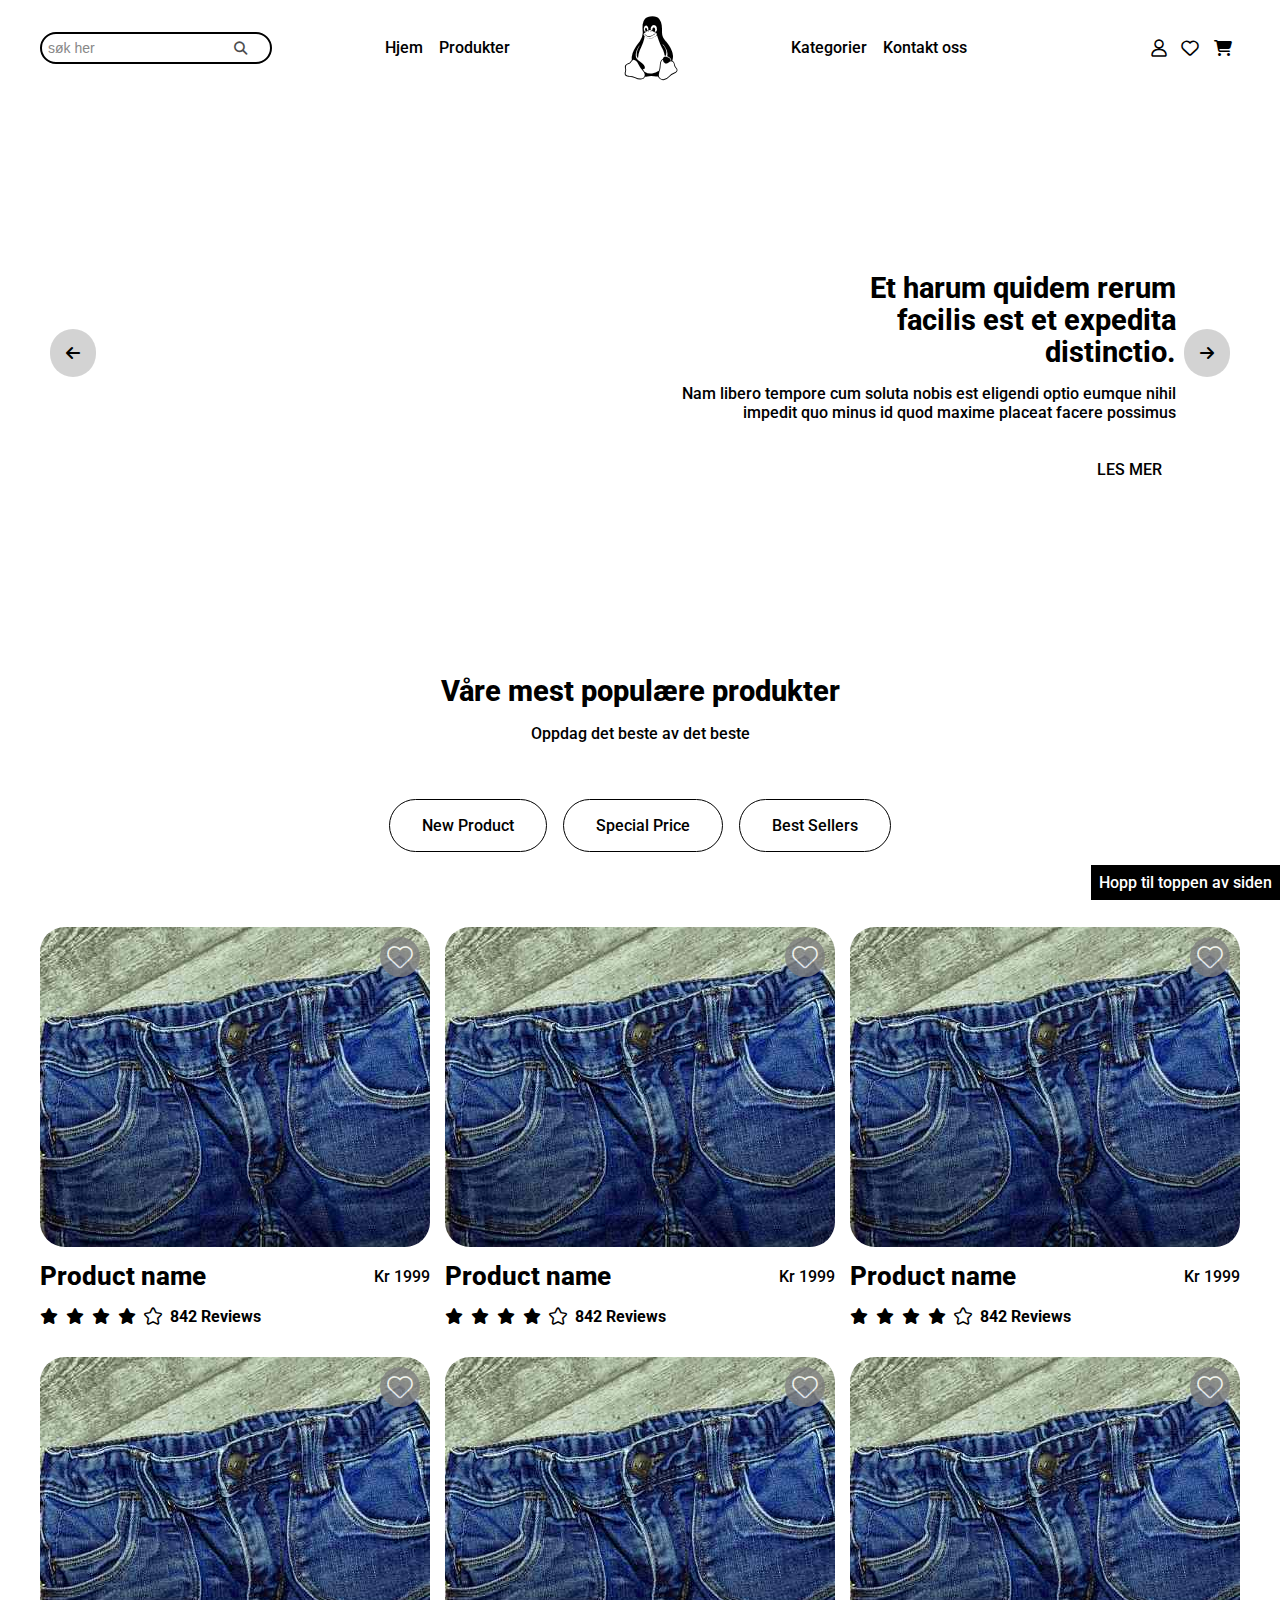
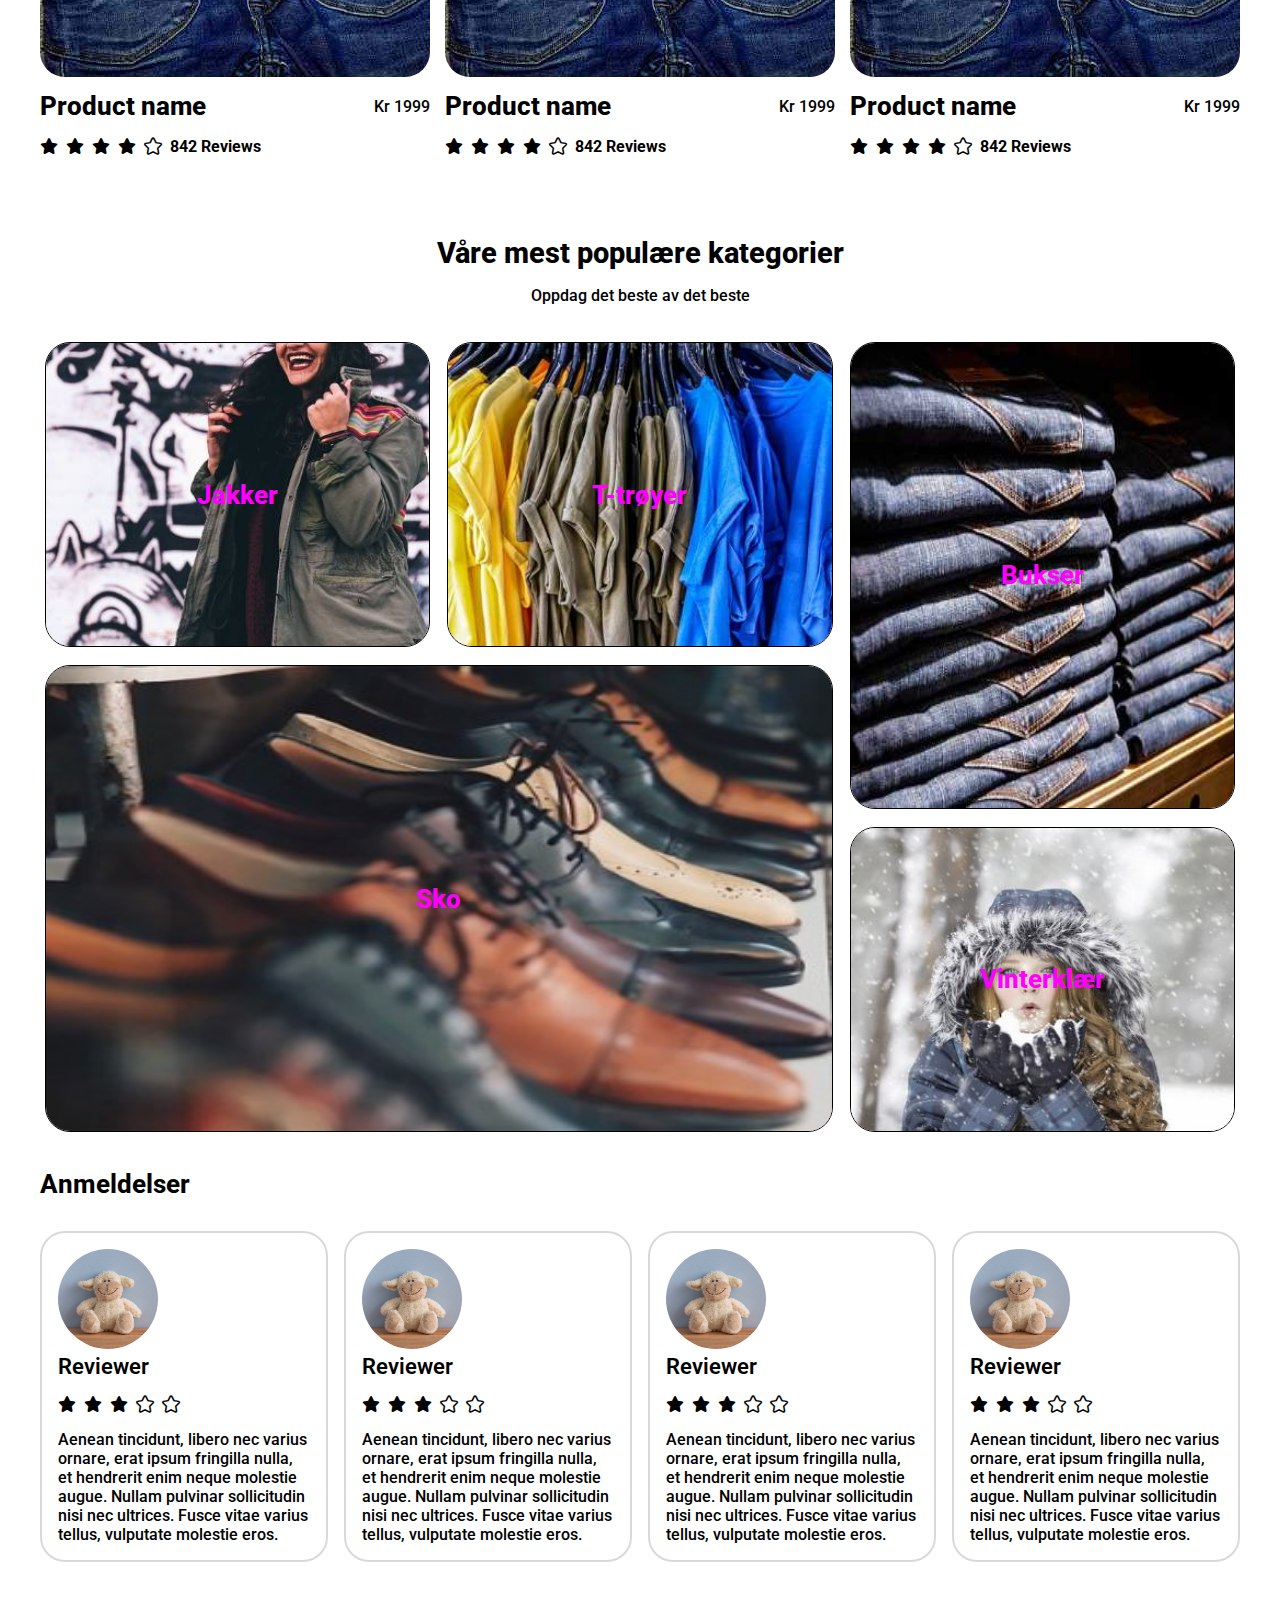
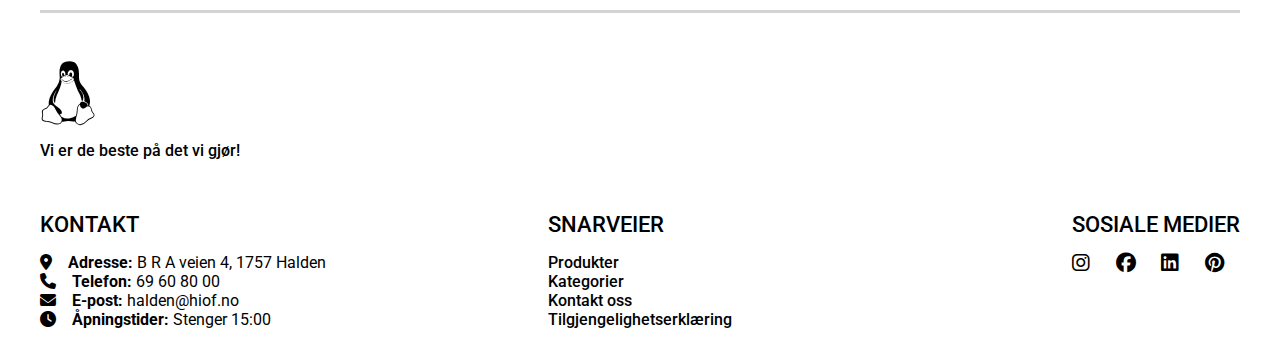
<file: index.html>
<!DOCTYPE html>
<html lang="nb">
<head>
    <meta charset="UTF-8">
    <meta name="viewport" content="width=device-width, initial-scale=1.0">
    <!-- SEO meta start-->
    <meta name="description" content="Mote for både hverdagen og spesielle anledninger.">
    <meta name="author" content="Ayman Bellamine">
    <meta name="keywords" content="mote, stil, klær">
    <!-- SEO meta slutt-->

    <!-- Facebook meta start -->
    <meta property="og:title" content="Mote for både hverdagen og spesielle anledninger.">
    <meta property="og:image" content="images/outfit_220x450.jpg">
    <!-- Facebook meta slutt -->

    <!-- twitter meta start -->
    <meta name="twitter:title" content="Mote for både hverdagen og spesielle anledninger.">
    <meta name="twitter:site" content="@best_fashion_shop"> <!-- Later som det er ekte >.< -->
    <meta name="twitter:author" content="@aymanbella"> <!-- Har ikke twitter, takk og lov :) -->
    <meta name="twitter:card" content="summary_large_image">
    <!-- twitter meta slutt -->

    <link rel="stylesheet" href="ikoner/css/solid.css">
    <link rel="stylesheet" href="ikoner/css/fontawesome.css">
    <link rel="stylesheet" href="ikoner/css/brands.css">
    <link rel="stylesheet" href="css/style.css">
    <title>Mote nettbutikk | Forside</title>
</head>
<body itemscope itemtype="https://schema.org/ClothingStore"> <!-- La til schema for SEO -->
    <meta itemprop="name" content="Ayman's motebutikk">
    <!-- La til schema ^ for SEO -->
    <meta itemprop="priceRange" content="$$$">
    <!-- La til schema ^ for SEO -->
    <a href="#pop-products" id="snarvei">Hopp til hovedinnholdet</a>
    <a href="#site-header" id="hopp-topp">Hopp til toppen av siden</a>
    <header id="site-header">
        <form id="search-bar">
            <label for="search" class="visually-hidden">Søk: </label>
            <!-- La til tekst ^ for bedre tilgjengelighet -->
            <input type="search" placeholder="søk her" id="search" aria-label="Søkefelt" pattern="[^'\x22]+">
            <!-- La til aria-label ^ for bedre tilgjengelighet -->
            <button type="submit" aria-label="Søkeknapp"><i class="fa-solid fa-magnifying-glass"></i></button>
            <!-- La til aria-label ^ for bedre tilgjengelighet -->
        </form>
        <nav id="site-nav">
            <ul>
                <li><a href="index.html">Hjem</a></li>
                <li><a href="#pop-products">Produkter</a></li>
            </ul>
            <a href="index.html" itemprop="logo" aria-label="Sidelogo som linker til hjemmeside"><i class="fa-brands fa-linux">
                <span class="visually-hidden">Hjem</span></i>
            </a>
            <!-- La til aria-label og lenketekst ^ for bedre tilgjengelighet -->
            <ul>
                <li><a href="#pop-categories">Kategorier</a></li>
                <li><a href="#footer-contact">Kontakt oss</a>
            </ul>
        </nav>
        <nav id="customer-nav">
            <a href="#" aria-label="Link til brukerprofilen din"><i class="fa-regular fa-user"></i></a>
            <!-- La til aria-label ^ for bedre tilgjengelighet -->
            <a href="#" aria-label="Link til favorittvarene dine"><i class="fa-regular fa-heart"></i></a>
            <!-- La til aria-label ^ for bedre tilgjengelighet -->
            <a href="checkout.html" aria-label="Link til handlekurven din"><i class="fa-solid fa-cart-shopping"></i></a>
            <!-- La til aria-label ^ for bedre tilgjengelighet -->
        </nav>
    </header>
    <main>
        <section id="forside-banner">
            <figure class="banner-content" id="banner-1">
                <figcaption>
                    <h1>Et harum quidem rerum facilis est et expedita distinctio.</h1>
                    <p>
                        Nam libero tempore cum soluta nobis est eligendi optio
                        eumque nihil impedit quo minus id quod maxime placeat
                        facere possimus
                    </p>
                    <a href="#" class="btn" title="Trykk for å lese mer om våre produkter." aria-label="Les mer om våre produkter">
                        LES MER
                    </a>
                    <i class="fa-solid fa-arrow-left"></i>
                    <i class="fa-solid fa-arrow-right"></i>
                </figcaption>
            </figure>
            <figure class="banner-content" id="banner-2">
                <figcaption>
                    <h1>Et harum quidem rerum facilis est et expedita distinctio.</h1>
                    <p>
                        Nam libero tempore cum soluta nobis est eligendi optio
                        eumque nihil impedit quo minus id quod maxime placeat
                        facere possimus
                    </p>
                    <a href="#" class="btn" title="Trykk for å lese mer om våre produkter.">LES MER</a>
                    <i class="fa-solid fa-arrow-left"></i>
                    <i class="fa-solid fa-arrow-right"></i>
                </figcaption>
            </figure>
            <figure class="banner-content" id="banner-3">
                <figcaption>
                    <h1>Et harum quidem rerum facilis est et expedita distinctio.</h1>
                    <p>
                        Nam libero tempore cum soluta nobis est eligendi optio
                        eumque nihil impedit quo minus id quod maxime placeat
                        facere possimus
                    </p>
                    <a href="#" class="btn" title="Trykk for å lese mer om våre produkter.">LES MER</a>
                    <i class="fa-solid fa-arrow-left"></i>
                    <i class="fa-solid fa-arrow-right"></i>
                </figcaption>
            </figure>
        </section>
        <section id="pop-products">
            <header id="pop-prod-header">
                <h1>Våre mest populære produkter</h1>
                <p>Oppdag det beste av det beste</p>
            </header>
            <div id="pop-btn">
                <a href="#" class="btn" aria-label="Se vår nyeste varer.">New Product</a>
                <a href="#" class="btn" aria-label="Varer på tilbud.">Special Price</a>
                <a href="#" class="btn" aria-label="Mest populære varer">Best Sellers</a>
            </div>
            <article class="product-card">
                <picture>
                    <source media="(min-width:1024px)" srcset="images/jeans_390x320.jpg">
                    <source media="(min-width:600px)" srcset="images/jeans_300x250.jpg">
                    <img itemprop="image" src="images/jeans_350x350.jpg" alt="Mørk blå jeans av høy kvalitet.">
                </picture>
                <i class="fa-regular fa-heart"></i>
                <header class="product-header">
                    <a href="product.html"><h2 itemprop="name">Product name</h2></a>
                    <!-- Endret header ^ for å overholde WCAG standarder -->
                    <p itemprop="offers" itemscope itemtype="https://schema.org/Offer">
                        <span itemprop="priceCurrency">Kr</span><span itemprop="price"> 1999</span>
                    </p>
                    <!-- La til schema ^ for SEO -->
                </header>
                <ul class="product-review">
                    <li><i class="fa-solid fa-star"></i></li>
                    <li><i class="fa-solid fa-star"></i></li>
                    <li><i class="fa-solid fa-star"></i></li>
                    <li><i class="fa-solid fa-star"></i></li>
                    <li><i class="fa-regular fa-star"></i></li>
                    <li><p>842 Reviews</p></li>
                </ul>
            </article>
            <article class="product-card">
                <picture>
                    <source media="(min-width:1024px)" srcset="images/jeans_390x320.jpg">
                    <source media="(min-width:600px)" srcset="images/jeans_300x250.jpg">
                    <img itemprop="image" src="images/jeans_350x350.jpg" alt="Mørk blå jeans av høy kvalitet.">
                </picture>
                <i class="fa-regular fa-heart"></i>
                <header class="product-header">
                    <a href="product.html"><h2 itemprop="name">Product name</h2></a>
                    <!-- Endret header ^ for å overholde WCAG standarder -->
                    <p itemprop="offers" itemscope itemtype="https://schema.org/Offer">
                        <span itemprop="priceCurrency">Kr</span><span itemprop="price"> 1999</span>
                    </p>
                    <!-- La til schema ^ for SEO -->
                </header>
                <ul class="product-review">
                    <li><i class="fa-solid fa-star"></i></li>
                    <li><i class="fa-solid fa-star"></i></li>
                    <li><i class="fa-solid fa-star"></i></li>
                    <li><i class="fa-solid fa-star"></i></li>
                    <li><i class="fa-regular fa-star"></i></li>
                    <li><p>842 Reviews</p></li>
                </ul>
            </article>
            <article class="product-card">
                <picture>
                    <source media="(min-width:1024px)" srcset="images/jeans_390x320.jpg">
                    <source media="(min-width:600px)" srcset="images/jeans_300x250.jpg">
                    <img itemprop="image" src="images/jeans_350x350.jpg" alt="Mørk blå jeans av høy kvalitet.">
                </picture>
                <i class="fa-regular fa-heart"></i>
                <header class="product-header">
                    <a href="product.html"><h2 itemprop="name">Product name</h2></a>
                    <!-- Endret header ^ for å overholde WCAG standarder -->
                    <p itemprop="offers" itemscope itemtype="https://schema.org/Offer">
                        <span itemprop="priceCurrency">Kr</span><span itemprop="price"> 1999</span>
                    </p>
                    <!-- La til schema ^ for SEO -->
                </header>
                <ul class="product-review">
                    <li><i class="fa-solid fa-star"></i></li>
                    <li><i class="fa-solid fa-star"></i></li>
                    <li><i class="fa-solid fa-star"></i></li>
                    <li><i class="fa-solid fa-star"></i></li>
                    <li><i class="fa-regular fa-star"></i></li>
                    <li><p>842 Reviews</p></li>
                </ul>
            </article>
            <article class="product-card">
                <picture>
                    <source media="(min-width:1024px)" srcset="images/jeans_390x320.jpg">
                    <source media="(min-width:600px)" srcset="images/jeans_300x250.jpg">
                    <img itemprop="image" src="images/jeans_350x350.jpg" alt="Mørk blå jeans av høy kvalitet.">
                </picture>
                <i class="fa-regular fa-heart"></i>
                <header class="product-header">
                    <a href="product.html"><h2 itemprop="name">Product name</h2></a>
                    <!-- Endret header ^ for å overholde WCAG standarder -->
                    <p itemprop="offers" itemscope itemtype="https://schema.org/Offer">
                        <span itemprop="priceCurrency">Kr</span><span itemprop="price"> 1999</span>
                    </p>
                    <!-- La til schema ^ for SEO -->
                </header>
                <ul class="product-review">
                    <li><i class="fa-solid fa-star"></i></li>
                    <li><i class="fa-solid fa-star"></i></li>
                    <li><i class="fa-solid fa-star"></i></li>
                    <li><i class="fa-solid fa-star"></i></li>
                    <li><i class="fa-regular fa-star"></i></li>
                    <li><p>842 Reviews</p></li>
                </ul>
            </article>
            <article class="product-card">
                <picture>
                    <source media="(min-width:1024px)" srcset="images/jeans_390x320.jpg">
                    <source media="(min-width:600px)" srcset="images/jeans_300x250.jpg">
                    <img itemprop="image" src="images/jeans_350x350.jpg" alt="Mørk blå jeans av høy kvalitet.">
                </picture>
                <i class="fa-regular fa-heart"></i>
                <header class="product-header">
                    <a href="product.html"><h2 itemprop="name">Product name</h2></a>
                    <!-- Endret header ^ for å overholde WCAG standarder -->
                    <p itemprop="offers" itemscope itemtype="https://schema.org/Offer">
                        <span itemprop="priceCurrency">Kr</span><span itemprop="price"> 1999</span>
                    </p>
                    <!-- La til schema ^ for SEO -->
                </header>
                <ul class="product-review">
                    <li><i class="fa-solid fa-star"></i></li>
                    <li><i class="fa-solid fa-star"></i></li>
                    <li><i class="fa-solid fa-star"></i></li>
                    <li><i class="fa-solid fa-star"></i></li>
                    <li><i class="fa-regular fa-star"></i></li>
                    <li><p>842 Reviews</p></li>
                </ul>
            </article>
            <article class="product-card">
                <picture>
                    <source media="(min-width:1024px)" srcset="images/jeans_390x320.jpg">
                    <source media="(min-width:600px)" srcset="images/jeans_300x250.jpg">
                    <img itemprop="image" src="images/jeans_350x350.jpg" alt="Mørk blå jeans av høy kvalitet.">
                </picture>
                <i class="fa-regular fa-heart"></i>
                <header class="product-header">
                    <a href="product.html"><h2 itemprop="name">Product name</h2></a>
                    <!-- Endret header ^ for å overholde WCAG standarder -->
                    <p itemprop="offers" itemscope itemtype="https://schema.org/Offer">
                        <span itemprop="priceCurrency">Kr</span><span itemprop="price"> 1999</span>
                    </p>
                    <!-- La til schema ^ for SEO -->
                </header>
                <ul class="product-review">
                    <li><i class="fa-solid fa-star"></i></li>
                    <li><i class="fa-solid fa-star"></i></li>
                    <li><i class="fa-solid fa-star"></i></li>
                    <li><i class="fa-solid fa-star"></i></li>
                    <li><i class="fa-regular fa-star"></i></li>
                    <li><p>842 Reviews</p></li>
                </ul>
            </article>
        </section>
        <section id="pop-categories" tabindex="-1">
            <header id="pop-cat-header">
                <h1>Våre mest populære kategorier</h1>
                <p>Oppdag det beste av det beste</p>
            </header>
            <div id=cat-grid>
                <article id="cat-1">
                    <h2>Jakker</h2> <!-- Endret header for å overholde WCAG standarder -->
                    <picture>
                        <source media="(min-width:1024px)" srcset="images/jacket_350x300.jpg">
                        <source media="(min-width:600px)" srcset="images/jacket_720x720.jpg">
                        <img itemprop="image" src="images/jacket_350x350.jpg" alt="En fornøyd kunde i en av våre jakker.">
                    </picture>
                </article>
                <article id="cat-2">
                    <h2>T-trøyer</h2> <!-- Endret header for å overholde WCAG standarder -->
                    <picture>
                        <source media="(min-width:1024px)" srcset="images/tshirt_350x300.jpg">
                        <source media="(min-width:600px)" srcset="images/tshirt_720x720.jpg">
                        <img src="images/tshirt_350x350.jpg" alt="Et tonn av t-skjorter.">
                    </picture>
                </article>
                <article id="cat-3">
                    <h2>Bukser</h2> <!-- Endret header for å overholde WCAG standarder -->
                    <picture>
                        <source media="(min-width:1024px)" srcset="images/pants_350x300.jpg">
                        <source media="(min-width:600px)" srcset="images/pants_720x720.jpg">
                        <img src="images/pants_350x350.jpg" alt="En haug av bukser.">
                    </picture>
                </article>
                <article id="cat-4">
                    <h2>Sko</h2> <!-- Endret header for å overholde WCAG standarder -->
                    <picture>
                        <source media="(min-width:1024px)" srcset="images/footwear_350x300.jpg">
                        <source media="(min-width:600px)" srcset="images/footwear_720x720.jpg">
                        <img src="images/footwear_350x350.jpg" alt="En stor mengde av sko.">
                    </picture>
                </article>
                <article id="cat-5">
                    <h2>Vinterklær</h2> <!-- Endret header for å overholde WCAG standarder -->
                    <picture>
                        <source media="(min-width:1024px)" srcset="images/winterwear_350x300.jpg">
                        <source media="(min-width:600px)" srcset="images/winterwear_720x720.jpg">
                        <img src="images/winterwear_350x350.jpg" alt="Sansa Stark i vinterklær.">
                    </picture>
                </article>
            </div>     
        </section>
        <section id="reviews">
            <h2>Anmeldelser</h2>
            <div class="scroll-container" id="scroll-reviews">
                <article itemprop="review" itemscope itemtype="https://schema.org/Review"
                class="review-card">
                <!-- La til schema ^ for SEO -->
                    <img src="images/happy_reviewer_100x100.jpg" alt="En fornøyd anmelder.">
                    <h3 itemprop="author">Reviewer</h3> <!-- La til schema for SEO -->
                    <ul class="product-review">
                        <li><i class="fa-solid fa-star"></i></li>
                        <li><i class="fa-solid fa-star"></i></li>
                        <li><i class="fa-solid fa-star"></i></li>
                        <li><i class="fa-regular fa-star"></i></li>
                        <li><i class="fa-regular fa-star"></i></li>
                    </ul>
                    <p itemprop="reviewBody"> <!-- La til schema for SEO -->
                        Aenean tincidunt, libero nec varius ornare, erat ipsum fringilla nulla, 
                        et hendrerit enim neque molestie augue. Nullam pulvinar sollicitudin nisi 
                        nec ultrices. Fusce vitae varius tellus, vulputate molestie eros.
                    </p>
                    <span itemprop="reviewRating" itemscope itemtype="https://schema.org/Rating">
                        <meta itemprop="worstRating" content="1">
                        <meta itemprop="bestRating" content="5">
                        <meta itemprop="ratingValue" content="3">
                        <!-- La til schema ^ for SEO -->
                    </span>
                </article>
                <article itemprop="review" itemscope itemtype="https://schema.org/Review"
                class="review-card">
                <!-- La til schema ^ for SEO -->
                    <img src="images/happy_reviewer_100x100.jpg" alt="En fornøyd anmelder.">
                    <h3 itemprop="author">Reviewer</h3> <!-- La til schema for SEO -->
                    <ul class="product-review">
                        <li><i class="fa-solid fa-star"></i></li>
                        <li><i class="fa-solid fa-star"></i></li>
                        <li><i class="fa-solid fa-star"></i></li>
                        <li><i class="fa-regular fa-star"></i></li>
                        <li><i class="fa-regular fa-star"></i></li>
                    </ul>
                    <p itemprop="reviewBody"> <!-- La til schema for SEO -->
                        Aenean tincidunt, libero nec varius ornare, erat ipsum fringilla nulla, 
                        et hendrerit enim neque molestie augue. Nullam pulvinar sollicitudin nisi 
                        nec ultrices. Fusce vitae varius tellus, vulputate molestie eros.
                    </p>
                    <span itemprop="reviewRating" itemscope itemtype="https://schema.org/Rating">
                        <meta itemprop="worstRating" content="1">
                        <meta itemprop="bestRating" content="5">
                        <meta itemprop="ratingValue" content="3">
                        <!-- La til schema ^ for SEO -->
                    </span>
                </article>
                <article itemprop="review" itemscope itemtype="https://schema.org/Review"
                class="review-card">
                <!-- La til schema ^ for SEO -->
                    <img src="images/happy_reviewer_100x100.jpg" alt="En fornøyd anmelder.">
                    <h3 itemprop="author">Reviewer</h3> <!-- La til schema for SEO -->
                    <ul class="product-review">
                        <li><i class="fa-solid fa-star"></i></li>
                        <li><i class="fa-solid fa-star"></i></li>
                        <li><i class="fa-solid fa-star"></i></li>
                        <li><i class="fa-regular fa-star"></i></li>
                        <li><i class="fa-regular fa-star"></i></li>
                    </ul>
                    <p itemprop="reviewBody"> <!-- La til schema for SEO -->
                        Aenean tincidunt, libero nec varius ornare, erat ipsum fringilla nulla, 
                        et hendrerit enim neque molestie augue. Nullam pulvinar sollicitudin nisi 
                        nec ultrices. Fusce vitae varius tellus, vulputate molestie eros.
                    </p>
                    <span itemprop="reviewRating" itemscope itemtype="https://schema.org/Rating">
                        <meta itemprop="worstRating" content="1">
                        <meta itemprop="bestRating" content="5">
                        <meta itemprop="ratingValue" content="3">
                        <!-- La til schema ^ for bedre SEO -->
                    </span>
                </article>
                <article itemprop="review" itemscope itemtype="https://schema.org/Review"
                class="review-card">
                <!-- La til schema ^ for SEO -->
                    <img src="images/happy_reviewer_100x100.jpg" alt="En fornøyd anmelder.">
                    <h3 itemprop="author">Reviewer</h3> <!-- La til schema for SEO -->
                    <ul class="product-review">
                        <li><i class="fa-solid fa-star"></i></li>
                        <li><i class="fa-solid fa-star"></i></li>
                        <li><i class="fa-solid fa-star"></i></li>
                        <li><i class="fa-regular fa-star"></i></li>
                        <li><i class="fa-regular fa-star"></i></li>
                    </ul>
                    <p itemprop="reviewBody"> <!-- La til schema for SEO -->
                        Aenean tincidunt, libero nec varius ornare, erat ipsum fringilla nulla, 
                        et hendrerit enim neque molestie augue. Nullam pulvinar sollicitudin nisi 
                        nec ultrices. Fusce vitae varius tellus, vulputate molestie eros.
                    </p>
                    <span itemprop="reviewRating" itemscope itemtype="https://schema.org/Rating">
                        <meta itemprop="worstRating" content="1">
                        <meta itemprop="bestRating" content="5">
                        <meta itemprop="ratingValue" content="3">
                        <!-- La til schema ^ bedre for SEO -->
                    </span>
                </article>
                <span itemprop="aggregateRating" itemscope itemtype="https://schema.org/AggregateRating" class="visually-hidden">
                    <meta itemprop="ratingValue" content="3">
                    <meta itemprop="reviewCount" content="4">
                    <!-- La til schema ^ for bedre SEO -->
                </span>
            </div>
        </section>
    </main>
    <footer>
        <section class="footer-logo" id="footer-logo">
            <h2 class="visually-hidden">Footer logo</h2>
            <i class="fa-brands fa-linux"></i>
            <p itemprop="slogan">Vi er de beste på det vi gjør!</p>
        </section>
        <section id="footer-contact">
            <h3>KONTAKT</h3>
            <ul>
                <li itemprop="address"><i class="fa-solid fa-location-dot"></i><b>Adresse:</b> B R A veien 4, 1757 Halden</li>
                <li itemprop="telephone"><i class="fa-solid fa-phone"></i><b>Telefon:</b> 69 60 80 00</li>
                <li itemprop="email"><i class="fa-solid fa-envelope"></i><b>E-post:</b> halden@hiof.no</li>
                <li itemprop="openingHours"><i class="fa-solid fa-clock"></i><b>Åpningstider:</b> Stenger 15:00</li>
                <!-- La til schema ^ bedre for SEO -->
            </ul>
        </section>
        <section id="footer-shortcuts">
            <h3>SNARVEIER</h3>
            <nav>
                <ul>
                    <li><a href="#pop-products">Produkter</a></li>
                    <li><a href="#pop-categories">Kategorier</a></li>
                    <li><a href="#footer-contact">Kontakt oss</a></li>
                    <li><a href="Tilgjengelighetserklæring.pdf">Tilgjengelighetserklæring</a></li>
                </ul>
            </nav>
        </section>
        <section id="footer-some">
            <h3>SOSIALE MEDIER</h3>
            <ul>
                <li><a href="https://www.instagram.com" aria-label="Link til Instagram profilen vår"><i class="fa-brands fa-instagram"></i></a>
                    <span class="visually-hidden">
                        Instragram profilen vår. <!-- La til lenketekst og aria-label ^ for bedre tilgjengelighet -->
                    </span>
                </li>
                <li><a href="https://www.facebook.com" aria-label="Link til Facebook profilen vår"><i class="fa-brands fa-facebook"></i></a>
                    <span class="visually-hidden">
                        Facebook profilen vår. <!-- La til lenketekst og aria-label ^ for bedre tilgjengelighet -->
                    </span>
                </li>
                <li><a href="https://www.linkedin.com" aria-label="Link til LinkedIn profilen vår"><i class="fa-brands fa-linkedin"></i></a>
                    <span class="visually-hidden">
                        LinkedIn profilen vår. <!-- La til lenketekst og aria-label ^ for bedre tilgjengelighet -->
                    </span>
                </li>
                <li><a href="https://www.pinterest.com" aria-label="Link til Pinterest profilen vår"><i class="fa-brands fa-pinterest"></i></a>
                    <span class="visually-hidden">
                        Pinterest profilen vår. <!-- La til lenketekst og aria-label ^ for bedre tilgjengelighet -->
                    </span>
                </li>
            </ul>
        </section>
    </footer>
</body>
</html>
</file>
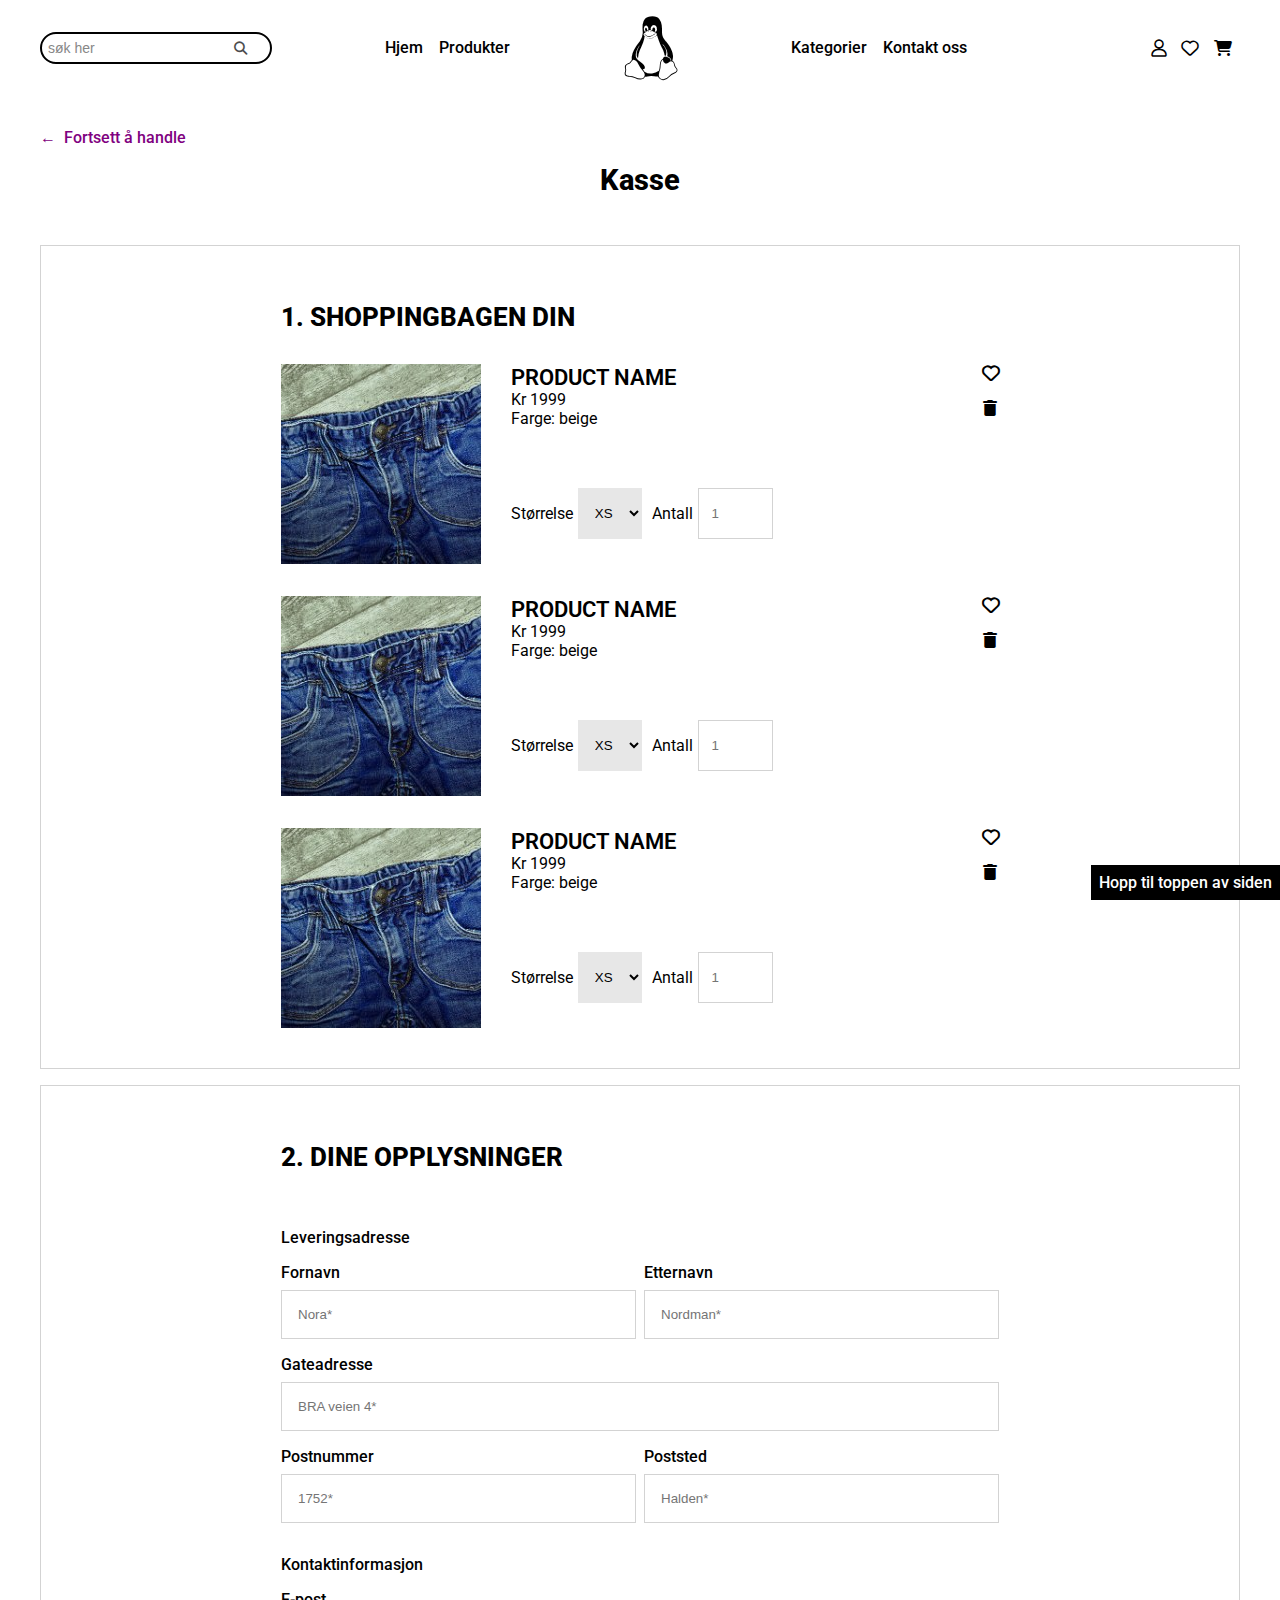
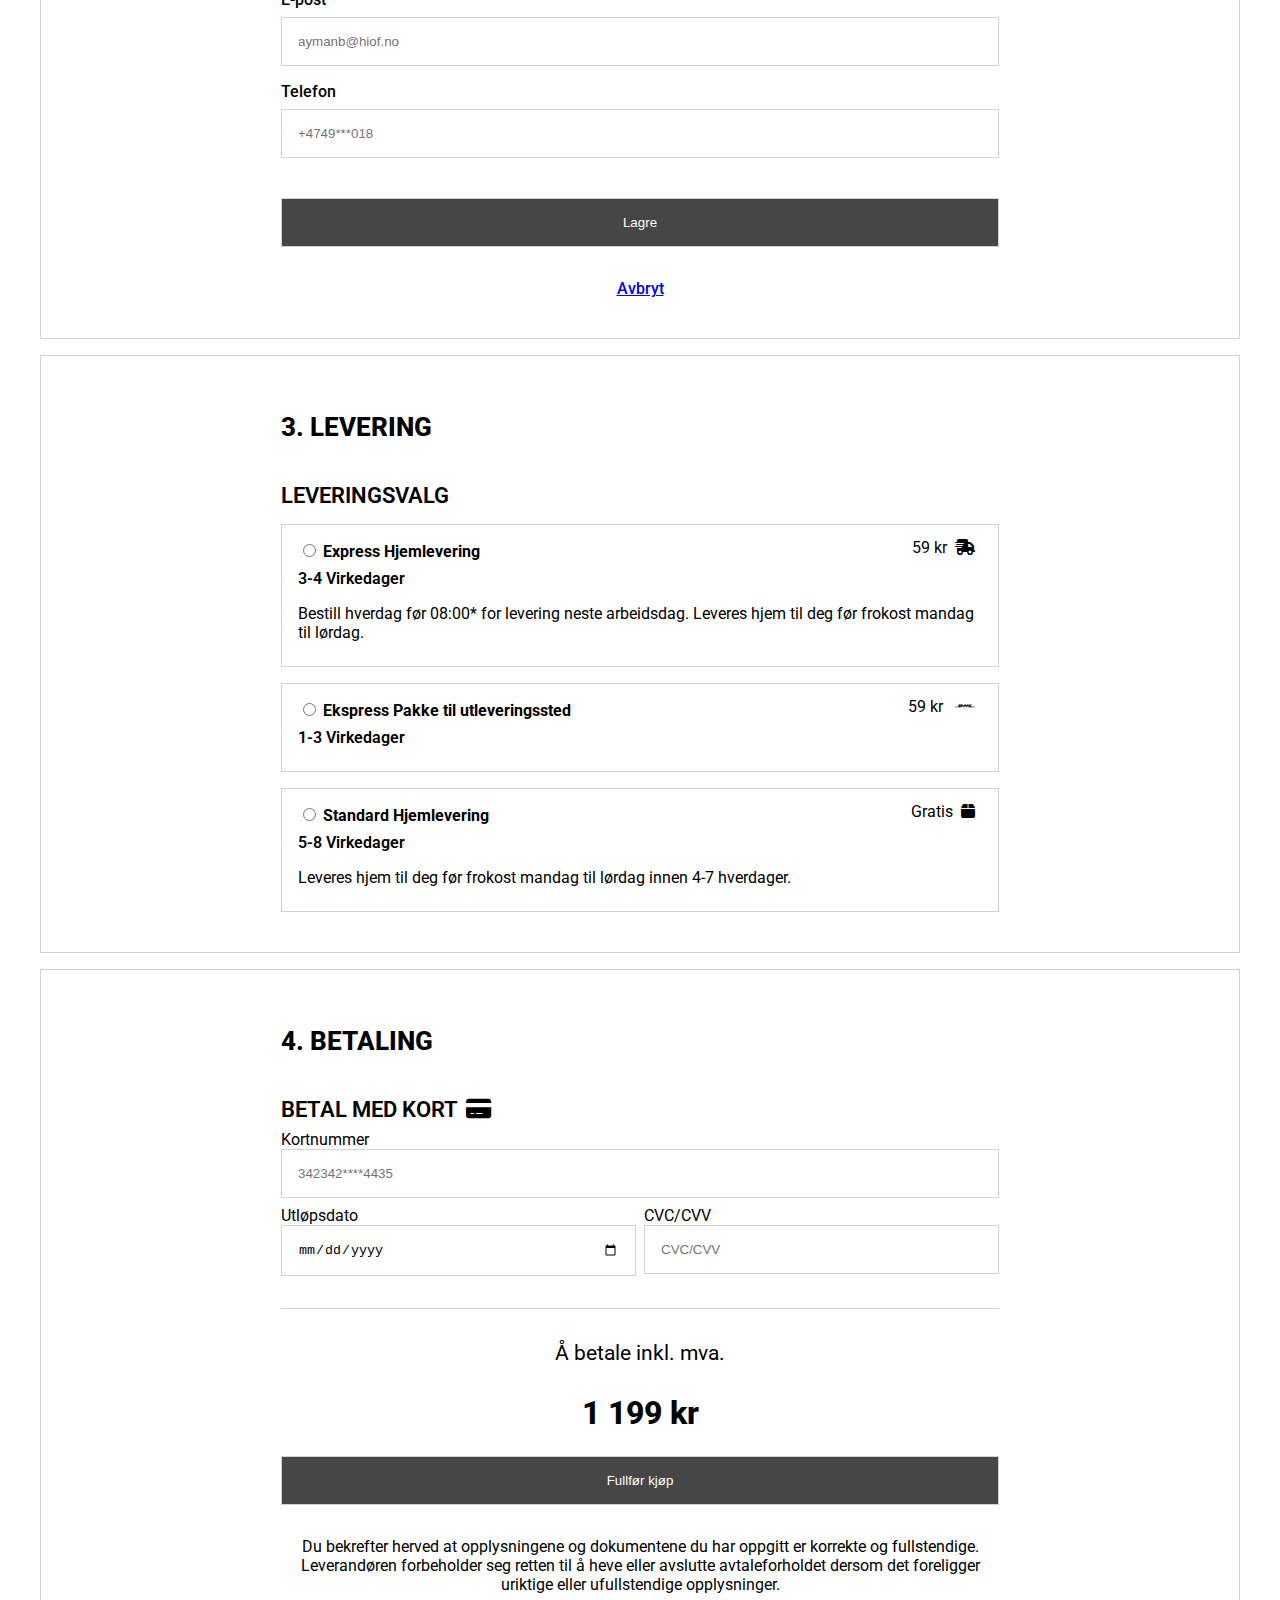
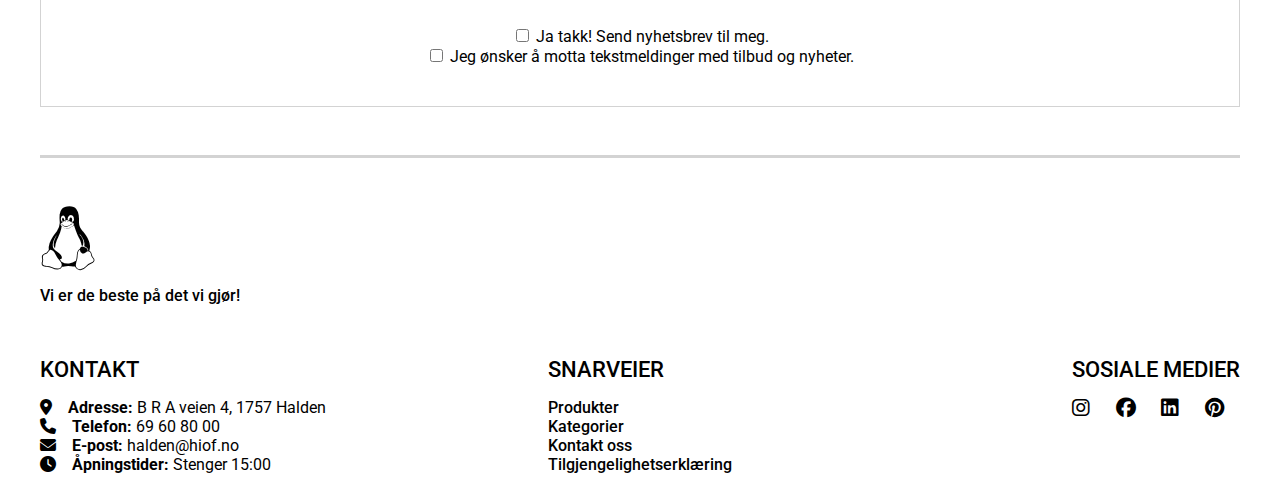
<file: checkout.html>
<!DOCTYPE html>
<html lang="nb">
<head>
    <meta charset="UTF-8">
    <meta name="viewport" content="width=device-width, initial-scale=1.0">
    <!-- SEO meta start-->
    <meta name="description" content="Betalingsside - Få dine favoritt klestøy levert til deg.">
    <meta name="author" content="Ayman Bellamine">
    <meta name="keywords" content="mote, stil, klær">
    <!-- SEO meta slutt-->

    <!-- Facebook meta start -->
    <meta property="og:title" content="Mote for både hverdagen og spesielle anledninger.">
    <meta property="og:image" content="images/outfit_220x450.jpg">
    <!-- Facebook meta slutt -->

    <!-- twitter meta start -->
    <meta name="twitter:title" content="Mote for både hverdagen og spesielle anledninger.">
    <meta name="twitter:site" content="@best_fashion_shop"> <!-- Later som det er ekte >.< -->
    <meta name="twitter:author" content="@aymanbella"> <!-- Har ikke twitter, takk og lov :) -->
    <meta name="twitter:card" content="summary_large_image">
    <!-- twitter meta slutt -->
     
    <link rel="stylesheet" href="ikoner/css/solid.css">
    <link rel="stylesheet" href="ikoner/css/fontawesome.css">
    <link rel="stylesheet" href="ikoner/css/brands.css">
    <link rel="stylesheet" href="css/style.css">
    <title>Mote nettbutikk | Kasse</title>
</head>
<body itemscope itemtype="https://schema.org/ClothingStore"> <!-- La til schema for SEO -->
    <meta itemprop="name" content="Ayman's motebutikk">
    <!-- La til schema ^ for SEO -->
    <meta itemprop="priceRange" content="$$$">
    <!-- La til schema ^ for SEO -->
    <a href="index.html#pop-products" id="snarvei" aria-label="Skip to main content.">Hopp til hovedinnholdet</a>
    <a href="#site-header" id="hopp-topp" aria-label="Jump back to top of the page.">Hopp til toppen av siden</a>
    <header id="site-header">
        <form id="search-bar">
            <label for="search" class="visually-hidden">Søk: </label>
            <!-- La til tekst ^ for bedre tilgjengelighet -->
            <input type="search" placeholder="søk her" id="search" aria-label="Søkefelt" pattern="[^'\x22]+">
            <!-- La til aria-label ^ for bedre tilgjengelighet -->
            <button type="submit" aria-label="Søkeknapp"><i class="fa-solid fa-magnifying-glass"></i></button>
            <!-- La til aria-label ^ for bedre tilgjengelighet -->
        </form>
        <nav id="site-nav">
            <ul>
                <li><a href="index.html">Hjem</a></li>
                <li><a href="index.html#pop-products">Produkter</a></li>
            </ul>
            <a href="index.html" itemprop="logo" aria-label="Sidelogo som linker til hjemmeside"><i class="fa-brands fa-linux">
                <span class="visually-hidden">Hjem</span></i>
            </a>
            <!-- La til aria-label og lenketekst ^ for bedre tilgjengelighet -->
            <ul>
                <li><a href="index.html#pop-categories">Kategorier</a></li>
                <li><a href="#footer-contact">Kontakt oss</a>
            </ul>
        </nav>
        <nav id="customer-nav">
            <a href="#" aria-label="Link til brukerprofilen din"><i class="fa-regular fa-user"></i></a>
            <!-- La til aria-label ^ for bedre tilgjengelighet -->
            <a href="#" aria-label="Link til favorittvarene dine"><i class="fa-regular fa-heart"></i></a>
            <!-- La til aria-label ^ for bedre tilgjengelighet -->
            <a href="checkout.html" aria-label="Link til handlekurven din"><i class="fa-solid fa-cart-shopping"></i></a>
            <!-- La til aria-label ^ for bedre tilgjengelighet -->
        </nav>
    </header>
    <main>
        <a href="index.html" id="keep-shopping-link">Fortsett å handle</a>
        <h1 id="cart-header">Kasse</h1>
        <section class="checkout-container">
            <h2>1. SHOPPINGBAGEN DIN</h2>
            <article class="checkout-product">
                <figure>
                    <img src="images/jeans_200x200.jpg" alt="Mørk blå jeans av høy kvalitet.">
                    <figcaption>
                        <h3>PRODUCT NAME</h3>
                        <p>Kr 1999</p>
                        <p>Farge: beige</p>
                    </figcaption>
                </figure>
                <form class="checkout-form">
                    <p>Størrelse</p>
                    <select class="cart-size-menu" name="size" aria-label="Velg størrelse.">
                        <option>XS</option>
                        <option>S</option>
                        <option>M</option>
                        <option>L</option>
                        <option>XL</option>
                    </select>
                    <label for="qty-input-1">Antall</label>
                    <input type="number" id="qty-input-1" class="quantity" placeholder="1" min="1" max="10">
                </form>
                <ul>
                    <li><i class="fa-regular fa-heart"></i></li>
                    <li><i class="fa-solid fa-trash"></i></li>
                </ul>
            </article>
            <article class="checkout-product">
                <figure>
                    <img src="images/jeans_200x200.jpg" alt="Mørk blå jeans av høy kvalitet.">
                    <figcaption>
                        <h3>PRODUCT NAME</h3>
                        <p>Kr 1999</p>
                        <p>Farge: beige</p>
                    </figcaption>
                </figure>
                <form class="checkout-form">
                    <p>Størrelse</p>
                    <select class="cart-size-menu" name="size" aria-label="Velg størrelse.">
                        <option>XS</option>
                        <option>S</option>
                        <option>M</option>
                        <option>L</option>
                        <option>XL</option>
                    </select>
                    <label for="qty-input-2">Antall</label>
                    <input type="number" id="qty-input-2" class="quantity" placeholder="1" min="1" max="10">
                </form>
                <ul>
                    <li><i class="fa-regular fa-heart"></i></li>
                    <li><i class="fa-solid fa-trash"></i></li>
                </ul>
            </article>
            <article class="checkout-product">
                <figure>
                    <img src="images/jeans_200x200.jpg" alt="Mørk blå jeans av høy kvalitet.">
                    <figcaption>
                        <h3>PRODUCT NAME</h3>
                        <p>Kr 1999</p>
                        <p>Farge: beige</p>
                    </figcaption>
                </figure>
                <form class="checkout-form">
                    <p>Størrelse</p>
                    <select class="cart-size-menu" name="size" aria-label="Velg størrelse.">
                        <option>XS</option>
                        <option>S</option>
                        <option>M</option>
                        <option>L</option>
                        <option>XL</option>
                    </select>
                    <label for="qty-input-3">Antall</label>
                    <input type="number" id="qty-input-3" class="quantity" placeholder="1" min="1" max="10">
                </form>
                <ul>
                    <li><i class="fa-regular fa-heart"></i></li>
                    <li><i class="fa-solid fa-trash"></i></li>
                </ul>
            </article>
        </section>
        <section class="checkout-container">
            <h2>2. DINE OPPLYSNINGER</h2>
            <form id="customer-data-form">
                <p id="p-address">Leveringsadresse</p>
                <label>
                    Fornavn
                    <input type="text" placeholder="Nora*" id="fname" pattern="[a-zA-Z]{1,25}" maxlength="25" required>
                </label>
                <label>
                    Etternavn
                    <input type="text" placeholder="Nordman*" id="lname" pattern="[a-zA-Z]{1,25}" maxlength="25" required>
                </label>
                <label id="address-label">
                    Gateadresse
                    <input type="text" placeholder="BRA veien 4*" id="address" pattern="[a-zA-Z0-9\s]+" required>
                </label>
                <label>
                    Postnummer
                    <input type="number" placeholder="1752*" id="postcode" min="1" max="9999" required>
                </label>
                <label>
                    Poststed
                    <input type="text" placeholder="Halden*" id="postarea" pattern="[a-zA-Z]{1,25}" maxlength="25" required>
                </label>
                <p id="p-contactinfo">Kontaktinformasjon</p>
                <label id="email-label">
                    E-post
                    <input type="email" placeholder="aymanb@hiof.no" id="email" pattern="[a-z0-9._%+\-]+@[a-z0-9.\-]+\.[a-z]{2,}$" required>
                </label>
                <label id="phone-label">
                    Telefon
                    <input type="tel" placeholder="+4749***018" id="phone" pattern="[0-9]" required>
                </label>
                <input type="submit" value="Lagre" id="save-btn">
                <a href="#">Avbryt</a>
            </form>
        </section>
        <section class="checkout-container">
            <h2>3. LEVERING</h2>
            <form id="delivery-form">
                <h3>LEVERINGSVALG</h3>
                <label>
                    <input type="radio" id="express-home" name="choice">
                    <span class="delivery-type">Express Hjemlevering</span>     
                    <span class="delivery-time">3-4 Virkedager</span>
                    <span class="delivery-price">59 kr<i class="fa-solid fa-truck-fast" aria-hidden="true"></i></span>
                    <span class="delivery-info">
                        Bestill hverdag før 08:00* for levering neste arbeidsdag.
                        Leveres hjem til deg før frokost mandag til lørdag.
                    </span>         
                </label>
                <label>
                    <input type="radio" id="express-pickup" name="choice">
                    <span class="delivery-type">Ekspress Pakke til utleveringssted</span>
                    <span class="delivery-time">1-3 Virkedager</span>
                    <span class="delivery-price">59 kr <i class="fa-brands fa-dhl" aria-hidden="true"></i></span>
                </label>
                <label>
                    <input type="radio" id="standard" name="choice">
                    <span class="delivery-type">Standard Hjemlevering</span>
                    <span class="delivery-time">5-8 Virkedager</span>
                    <span class="delivery-price">Gratis<i class="fa-solid fa-box" aria-hidden="true"></i></span>
                    <span class="delivery-info">
                        Leveres hjem til deg før frokost mandag til lørdag
                        innen 4-7 hverdager.
                    </span>
                </label>
            </form>
        </section>
        <section class="checkout-container">
            <h2>4. BETALING</h2>
            <form id="payment-form">
                <h3>BETAL MED KORT<i class="fa-solid fa-credit-card"></i></h3>
                <!-- Endret header ^ for å overholde WCAG standarder -->
                <label id="card-num-label">
                    Kortnummer
                    <input type="number" placeholder="342342****4435" id="card-number" required>
                </label>
                <label>
                    Utløpsdato
                    <input type="date" id="card-date" required>
                </label>
                <label>
                    CVC/CVV
                    <input type="number" placeholder="CVC/CVV" id="card-cvc" required>
                </label>
                <p>Å betale inkl. mva.</p>
                <h4>1 199 kr</h4>
                <!-- Endret header ^ for å overholde WCAG standarder -->
                <input type="submit" id="purchase-btn" value="Fullfør kjøp">
            </form>
            <p id="p-payment-terms">
                Du bekrefter herved at opplysningene og dokumentene du har oppgitt er
                korrekte og fullstendige. Leverandøren forbeholder seg retten til å
                heve eller avslutte avtaleforholdet dersom det foreligger uriktige
                eller ufullstendige opplysninger.
            </p>
            <form id="spam-form">
                <label>
                    <input type="checkbox" id="newsletter" name="newsletter">
                    <span>Ja takk! Send nyhetsbrev til meg.</span>
                </label>
                <label>
                    <input type="checkbox" id="messages" name="messages">
                    <span>Jeg ønsker å motta tekstmeldinger med tilbud og nyheter.</span>
                </label>
            </form>
        </section>
    </main>
    <footer>
        <section class="footer-logo" id="footer-logo">
            <h2 class="visually-hidden">Footer logo</h2>
            <i class="fa-brands fa-linux"></i>
            <p itemprop="slogan">Vi er de beste på det vi gjør!</p>
        </section>
        <section id="footer-contact">
            <h3>KONTAKT</h3>
            <ul>
                <li itemprop="address"><i class="fa-solid fa-location-dot"></i><b>Adresse:</b> B R A veien 4, 1757 Halden</li>
                <li itemprop="telephone"><i class="fa-solid fa-phone"></i><b>Telefon:</b> 69 60 80 00</li>
                <li itemprop="email"><i class="fa-solid fa-envelope"></i><b>E-post:</b> halden@hiof.no</li>
                <li itemprop="openingHours"><i class="fa-solid fa-clock"></i><b>Åpningstider:</b> Stenger 15:00</li>
                <!-- La til schema ^ bedre for SEO -->
            </ul>
        </section>
        <section id="footer-shortcuts">
            <h3>SNARVEIER</h3>
            <nav>
                <ul>
                    <li><a href="index.html#pop-products">Produkter</a></li>
                    <li><a href="index.html#pop-categories">Kategorier</a></li>
                    <li><a href="#footer-contact">Kontakt oss</a></li>
                    <li><a href="Tilgjengelighetserklæring.pdf">Tilgjengelighetserklæring</a></li>
                </ul>
            </nav>
        </section>
        <section id="footer-some">
            <h3>SOSIALE MEDIER</h3>
            <ul>
                <li><a href="https://www.instagram.com" aria-label="Link til Instagram profilen vår"><i class="fa-brands fa-instagram"></i></a>
                    <span class="visually-hidden">
                        Instragram profilen vår. <!-- La til lenketekst og aria-label ^ for bedre tilgjengelighet -->
                    </span>
                </li>
                <li><a href="https://www.facebook.com" aria-label="Link til Facebook profilen vår"><i class="fa-brands fa-facebook"></i></a>
                    <span class="visually-hidden">
                        Facebook profilen vår. <!-- La til lenketekst og aria-label ^ for bedre tilgjengelighet -->
                    </span>
                </li>
                <li><a href="https://www.linkedin.com" aria-label="Link til LinkedIn profilen vår"><i class="fa-brands fa-linkedin"></i></a>
                    <span class="visually-hidden">
                        LinkedIn profilen vår. <!-- La til lenketekst og aria-label ^ for bedre tilgjengelighet -->
                    </span>
                </li>
                <li><a href="https://www.pinterest.com" aria-label="Link til Pinterest profilen vår"><i class="fa-brands fa-pinterest"></i></a>
                    <span class="visually-hidden">
                        Pinterest profilen vår. <!-- La til lenketekst og aria-label ^ for bedre tilgjengelighet -->
                    </span>
                </li>
            </ul>
        </section>
    </footer>
</body>
</html>
</file>
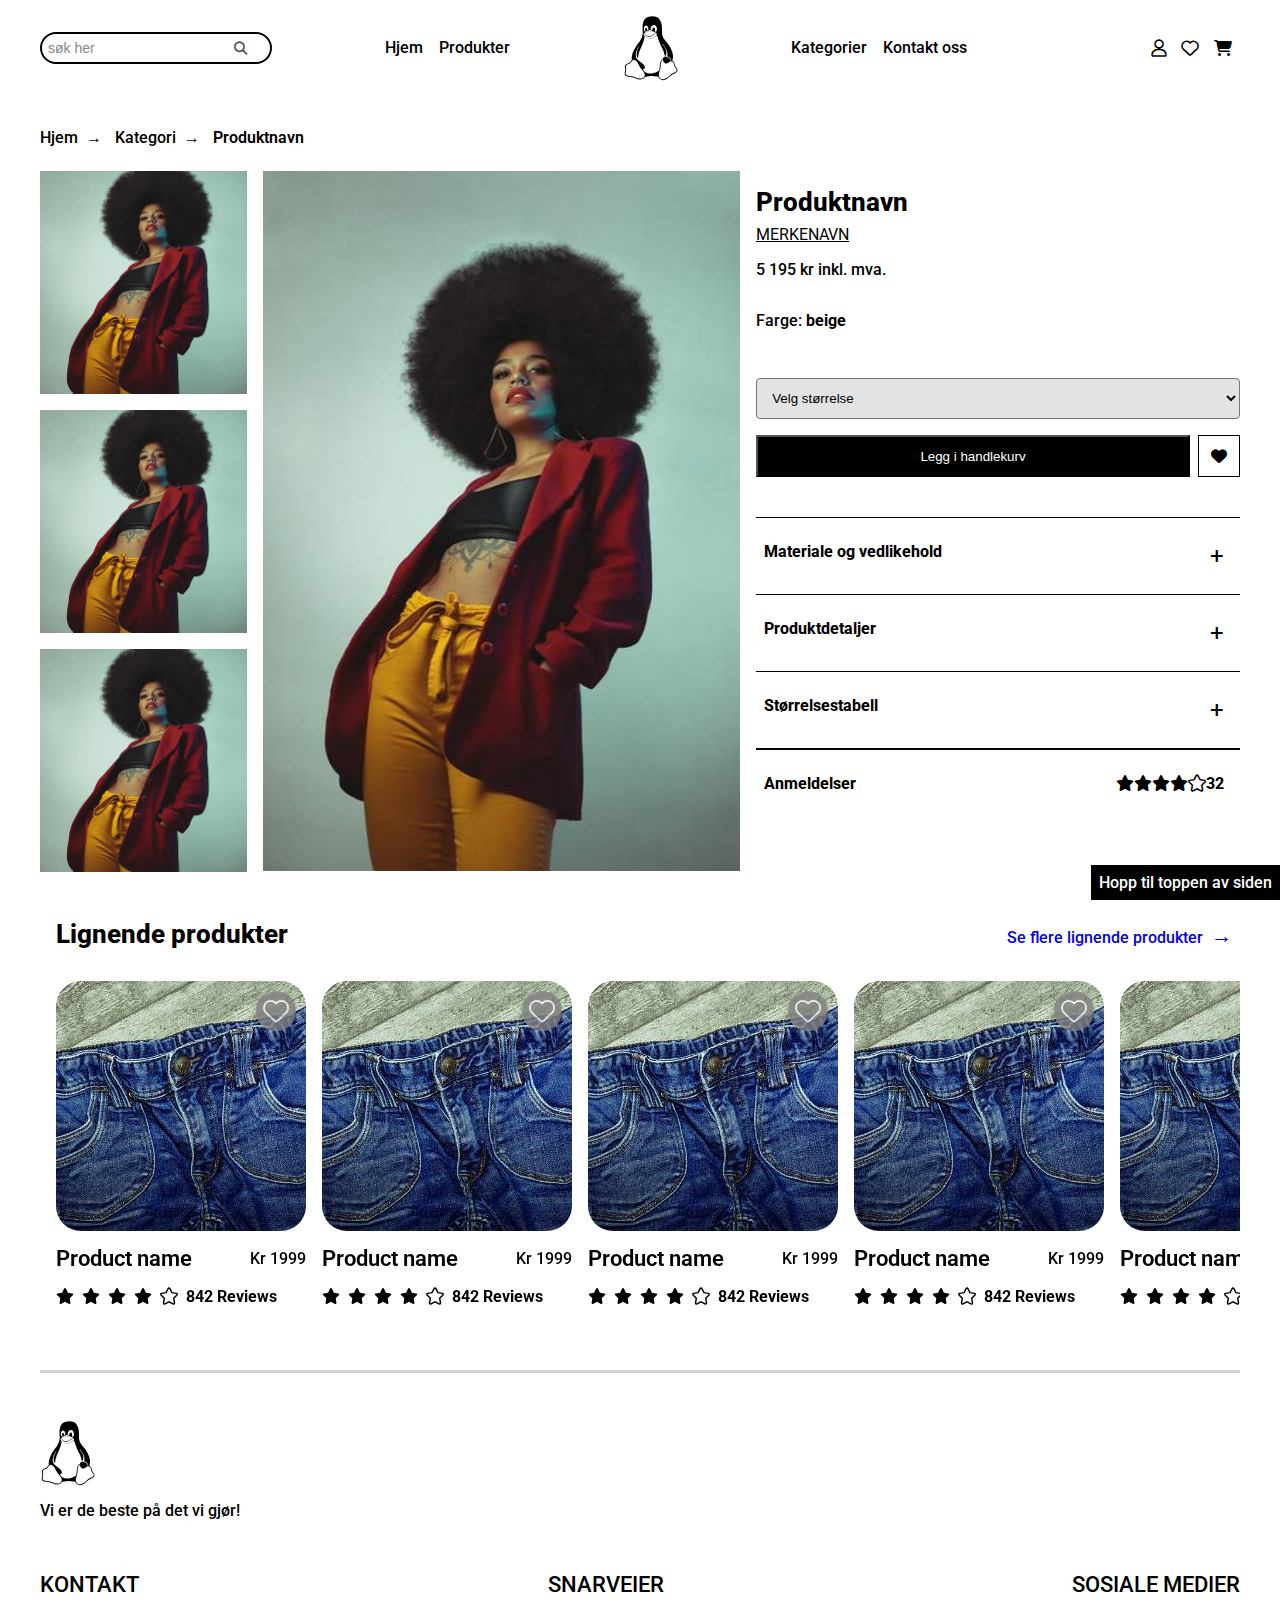
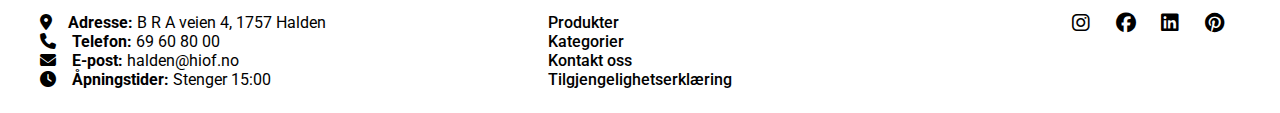
<file: product.html>
<!DOCTYPE html>
<html lang="nb">
<head>
    <meta charset="UTF-8">
    <meta name="viewport" content="width=device-width, initial-scale=1.0">
    <!-- SEO meta start-->
    <meta name="description" content="Produktside - Mer informasjon og ulike størrelsesvalg.">
    <meta name="author" content="Ayman Bellamine">
    <meta name="keywords" content="mote, stil, klær">
    <!-- SEO meta slutt-->

    <!-- Facebook meta start -->
    <meta property="og:title" content="Mote for både hverdagen og spesielle anledninger.">
    <meta property="og:image" content="images/outfit_220x450.jpg">
    <!-- Facebook meta slutt -->

    <!-- twitter meta start -->
    <meta name="twitter:title" content="Mote for både hverdagen og spesielle anledninger.">
    <meta name="twitter:site" content="@best_fashion_shop"> <!-- Later som det er ekte >.< -->
    <meta name="twitter:author" content="@aymanbella"> <!-- Har ikke twitter, takk og lov :) -->
    <meta name="twitter:card" content="summary_large_image">
    <!-- twitter meta slutt -->
     
    <link rel="stylesheet" href="ikoner/css/solid.css">
    <link rel="stylesheet" href="ikoner/css/fontawesome.css">
    <link rel="stylesheet" href="ikoner/css/brands.css">
    <link rel="stylesheet" href="css/style.css">
    <title>Mote nettbutikk | Produktnavn</title>
</head>
<body itemscope itemtype="https://schema.org/ClothingStore"> <!-- La til schema for SEO -->
    <meta itemprop="name" content="Ayman's motebutikk">
    <!-- La til schema ^ for SEO -->
    <meta itemprop="priceRange" content="$$$">
    <!-- La til schema ^ for SEO -->
    <a href="index.html#pop-products" id="snarvei">Hopp til hovedinnholdet</a>
    <a href="#site-header" id="hopp-topp">Hopp til toppen av siden</a>
    <header id="site-header">
        <form id="search-bar">
            <label for="search" class="visually-hidden">Søk: </label>
            <!-- La til tekst ^ for bedre tilgjengelighet -->
            <input type="search" placeholder="søk her" id="search" aria-label="Søkefelt" pattern="[^'\x22]+">
            <!-- La til aria-label ^ for bedre tilgjengelighet -->
            <button type="submit" aria-label="Søkeknapp"><i class="fa-solid fa-magnifying-glass"></i></button>
            <!-- La til aria-label ^ for bedre tilgjengelighet -->
        </form>
        <nav id="site-nav">
            <ul>
                <li><a href="index.html">Hjem</a></li>
                <li><a href="index.html#pop-products">Produkter</a></li>
            </ul>
            <a href="index.html" itemprop="logo" aria-label="Sidelogo som linker til hjemmeside"><i class="fa-brands fa-linux">
                <span class="visually-hidden">Hjem</span></i>
            </a>
            <!-- La til aria-label og lenketekst ^ for bedre tilgjengelighet -->
            <ul>
                <li><a href="index.html#pop-categories">Kategorier</a></li>
                <li><a href="#footer-contact">Kontakt oss</a>
            </ul>
        </nav>
        <nav id="customer-nav">
            <a href="#" aria-label="Link til brukerprofilen din"><i class="fa-regular fa-user"></i></a>
            <!-- La til aria-label ^ for bedre tilgjengelighet -->
            <a href="#" aria-label="Link til favorittvarene dine"><i class="fa-regular fa-heart"></i></a>
            <!-- La til aria-label ^ for bedre tilgjengelighet -->
            <a href="checkout.html" aria-label="Link til handlekurven din"><i class="fa-solid fa-cart-shopping"></i></a>
            <!-- La til aria-label ^ for bedre tilgjengelighet -->
        </nav>
    </header>
    <main>
        <nav aria-label="Breadcrumb" id="breadcrumb">
        <ul>
            <li><a href="index.html">Hjem</a></li>
            <li><a href="#">Kategori</a></li>
            <li><span aria-current="page">Produktnavn</span></li>
        </ul>
        </nav>
        <section id="product-menu">
            <h1 class="visually-hidden">Produktnavn</h1>
            <article>
                <figure id="product-pics">
                    <picture id="big-pic">
                        <source media="(min-width:1024px)" srcset="images/outfit_476x700.jpg">
                        <source media="(min-width:500px)" srcset="images/outfit_340x720.jpg"> <!-- 500px istedenfor 600px med vilje, synes det gir bedre overgang med resolusjon -->
                        <img itemprop="image" id="main-pic" src="images/outfit_220x450.jpg" alt="Modell i et fancy, gul og rød antrekk.">
                    </picture>
                    <picture class="smol-pics" id="smol-pic-1">
                        <source media="(min-width:1024px)" srcset="images/outfit_207x223.jpg">
                        <source media="(min-width:500px)" srcset="images/outfit_240x240.jpg">
                        <img itemprop="image" src="images/outfit_150x150.jpg" alt="Antrekk som består av en rød jakke og en gul bukse.">
                    </picture>
                    <picture class="smol-pics" id="smol-pic-2">
                        <source media="(min-width:1024px)" srcset="images/outfit_207x223.jpg">
                        <source media="(min-width:500px)" srcset="images/outfit_240x240.jpg">
                        <img src="images/outfit_150x150.jpg" alt="Rød jakke.">
                    </picture>
                    <picture class="smol-pics" id="smol-pic-3">
                        <source media="(min-width:1024px)" srcset="images/outfit_207x223.jpg">
                        <source media="(min-width:500px)" srcset="images/outfit_240x240.jpg">
                        <img src="images/outfit_150x150.jpg" alt="Gul bukse.">
                    </picture>
                </figure>
                <div id="product-info-container">
                    <header itemprop="offers" itemscope itemtype="https://schema.org/Offer" id="product-info">
                        <h2 itemprop="name">Produktnavn</h2>
                        <a href="#">MERKENAVN</a>
                        <p><span itemprop="price">5 195</span><span itemprop="priceCurrency"> kr</span> inkl. mva.</p>
                        <p>Farge: <b>beige</b></p>
                    </header>
                    <label for="size-menu" class="visually-hidden">Størrelsesmeny</label>
                    <!-- La skjult tekst, og aria-label for tilgjengelighet -->
                    <select id="size-menu" name="size" aria-label="Størrelsesmeny">
                        <option>Velg størrelse</option>
                        <option>XS</option>
                        <option>S</option>
                        <option>M</option>
                        <option>L</option>
                        <option>XL</option>
                    </select>
                    <div id="product-actions">
                        <form>
                            <label for="add-cart" class="visually-hidden">Legg produkten i handlekurven din</label>
                            <!-- La til skjult tekst for tilgjengelighet -->
                            <input type="submit" value="Legg i handlekurv" id="add-cart">
                        </form>
                        <a href="#" aria-label="Legg varen til blant favorittene dine">
                            <span class="visually-hidden">
                                Legg til varen som favoritt
                            </span>
                            <i class="fa-regular fa-heart"></i>
                        </a>
                    </div>
                    <details id="material">
                        <summary>Materiale og vedlikehold</summary>
                        <ul>
                            <li><p>Overmateriale: 95% viskose, 5% elastan</p></li>
                            <li><p>Materiale ermer: 100% polyester</p></li>
                            <li><p>Materiale: Jersey</p></li>
                        </ul>
                    </details>
                    <details id="prod-details">
                        <summary>Produktdetaljer</summary>
                        <p itemprop="description">
                            Epcot is a theme park at Walt Disney World Resort featuring 
                            exciting attractions, international pavilions, award-winning 
                            fireworks and seasonal special events.
                        </p>
                    </details>
                    <details id="size-table">
                        <summary>Størrelsestabell</summary>
                        <p>
                            Sjekk hvordan din vanlige størrelse konverterer til andre
                            størrelser i vår størrelsesguide. Husk at dette kun er en
                            generell guide og at størrelsene kan variere i forhold til
                            merke og modell.
                        </p>
                        <table>
                            <thead>
                                <tr>
                                    <th>EU</th>
                                    <th>INT</th>
                                    <th>BRYSTVIDDE</th>
                                    <th>LIVVIDDE</th>
                                    <th>HOFTEMÅL</th>
                                </tr>
                            </thead>
                            <tbody>
                                <tr>
                                    <td>32</td>
                                    <td>XXS</td>
                                    <td>76</td>
                                    <td>63</td>
                                    <td>85</td>
                                </tr>
                                <tr>
                                    <td>34</td>
                                    <td>XS</td>
                                    <td>80</td>
                                    <td>66</td>
                                    <td>89</td>
                                </tr>
                                <tr>
                                    <td>36</td>
                                    <td>S</td>
                                    <td>84</td>
                                    <td>69</td>
                                    <td>93</td>
                                </tr>
                                <tr>
                                    <td>38</td>
                                    <td>M</td>
                                    <td>88</td>
                                    <td>72</td>
                                    <td>97</td>
                                </tr>
                                <tr>
                                    <td>40</td>
                                    <td>L</td>
                                    <td>92</td>
                                    <td>76</td>
                                    <td>100</td>
                                </tr>
                                <tr>
                                    <td>42</td>
                                    <td>XL</td>
                                    <td>96</td>
                                    <td>80</td>
                                    <td>103</td>
                                </tr>
                                <tr>
                                    <td>44</td>
                                    <td>XXL</td>
                                    <td>100</td>
                                    <td>85</td>
                                    <td>106</td>
                                </tr>
                                <tr>
                                    <td>46</td>
                                    <td>3XL</td>
                                    <td>104</td>
                                    <td>90</td>
                                    <td>109</td>
                                </tr>
                                <tr>
                                    <td>48</td>
                                    <td>4XL</td>
                                    <td>110</td>
                                    <td>96.5</td>
                                    <td>114</td>
                                </tr>
                                <tr>
                                    <td>50</td>
                                    <td>5XL</td>
                                    <td>116</td>
                                    <td>103</td>
                                    <td>119</td>
                                </tr>
                                <tr>
                                    <td>52</td>
                                    <td>6XL</td>
                                    <td>122</td>
                                    <td>109.5</td>
                                    <td>124</td>
                                </tr>
                                <tr>
                                    <td>54</td>
                                    <td>7XL</td>
                                    <td>128</td>
                                    <td>116</td>
                                    <td>130</td>
                                </tr>
                                <tr>
                                    <td>56</td>
                                    <td>8XL</td>
                                    <td>134</td>
                                    <td>122.5</td>
                                    <td>136</td>
                                </tr>
                                <tr>
                                    <td>58</td>
                                    <td>9XL</td>
                                    <td>140</td>
                                    <td>129</td>
                                    <td>142</td>
                                </tr>
                                <tr>
                                    <td>60</td>
                                    <td>10XL</td>
                                    <td>146</td>
                                    <td>135.5</td>
                                    <td>148</td>
                                </tr>
                            </tbody>
                        </table>
                    </details>
                    <details id="product-details-review">
                        <summary>
                            Anmeldelser
                            <span id="product-details-stars">
                                <i class="fa-solid fa-star"></i>
                                <i class="fa-solid fa-star"></i>
                                <i class="fa-solid fa-star"></i>
                                <i class="fa-solid fa-star"></i>
                                <i class="fa-regular fa-star"></i>
                                32
                            </span>
                        </summary>
                        <article itemprop="review" itemscope itemtype="https://schema.org/Review" class="review-card">
                            <!-- La til schema ^ for bedre SEO -->
                            <h3 class="visually-hidden">Produkt anmelding</h3>
                            <p itemprop="author">Rober Labador</p> <!-- Endret heading for bedre tilgjengelighet -->
                            <p itemprop="datePublished">02/10-2024</p>
                            <!-- La til schema ^ for bedre SEO -->
                            <ul class="product-review">
                                <li><i class="fa-solid fa-star"></i></li>
                                <li><i class="fa-solid fa-star"></i></li>
                                <li><i class="fa-solid fa-star"></i></li>
                                <li><i class="fa-regular fa-star"></i></li>
                                <li><i class="fa-regular fa-star"></i></li>
                            </ul>
                            <p itemprop="reviewBody">
                                Nam libero tempore, cum soluta nobis est eligendi
                                optio sumque nihil impedit quo minus id quod.
                            </p>
                            <span itemprop="reviewRating" itemscope itemtype="https://schema.org/Rating">
                                <meta itemprop="worstRating" content="1">
                                <meta itemprop="bestRating" content="5">
                                <meta itemprop="ratingValue" content="3">
                            </span>
                        </article>
                    </details>
                </div>
            </article>
            <aside>
                <header id="review-header">
                    <h2>Lignende produkter</h2>
                    <a href="#">Se flere lignende produkter</a>
                </header>
                <div class="scroll-container" id="scroll-related">
                    <article class="product-card">
                        <picture>
                            <img class="rec-prod-img" src="images/jeans_250x250.jpg" alt="Mørk blå jeans av høy kvalitet.y">
                        </picture>
                        <i class="fa-regular fa-heart"></i>
                        <header class="product-header">
                            <h3>Product name</h3>
                            <p>Kr 1999</p>
                        </header>
                        <ul class="product-review">
                            <li><i class="fa-solid fa-star"></i></li>
                            <li><i class="fa-solid fa-star"></i></li>
                            <li><i class="fa-solid fa-star"></i></li>
                            <li><i class="fa-solid fa-star"></i></li>
                            <li><i class="fa-regular fa-star"></i></li>
                            <li><p>842 Reviews</p></li>
                        </ul>
                    </article>
                    <article class="product-card">
                        <picture>
                            <img class="rec-prod-img" src="images/jeans_250x250.jpg" alt="Mørk blå jeans av høy kvalitet.y">
                        </picture>
                        <i class="fa-regular fa-heart"></i>
                        <header class="product-header">
                            <h3>Product name</h3>
                            <p>Kr 1999</p>
                        </header>
                        <ul class="product-review">
                            <li><i class="fa-solid fa-star"></i></li>
                            <li><i class="fa-solid fa-star"></i></li>
                            <li><i class="fa-solid fa-star"></i></li>
                            <li><i class="fa-solid fa-star"></i></li>
                            <li><i class="fa-regular fa-star"></i></li>
                            <li><p>842 Reviews</p></li>
                        </ul>
                    </article>
                    <article class="product-card">
                        <picture>
                            <img class="rec-prod-img" src="images/jeans_250x250.jpg" alt="Mørk blå jeans av høy kvalitet.y">
                        </picture>
                        <i class="fa-regular fa-heart"></i>
                        <header class="product-header">
                            <h3>Product name</h3>
                            <p>Kr 1999</p>
                        </header>
                        <ul class="product-review">
                            <li><i class="fa-solid fa-star"></i></li>
                            <li><i class="fa-solid fa-star"></i></li>
                            <li><i class="fa-solid fa-star"></i></li>
                            <li><i class="fa-solid fa-star"></i></li>
                            <li><i class="fa-regular fa-star"></i></li>
                            <li><p>842 Reviews</p></li>
                        </ul>
                    </article>
                    <article class="product-card">
                        <picture>
                            <img class="rec-prod-img" src="images/jeans_250x250.jpg" alt="Mørk blå jeans av høy kvalitet.y">
                        </picture>
                        <i class="fa-regular fa-heart"></i>
                        <header class="product-header">
                            <h3>Product name</h3>
                            <p>Kr 1999</p>
                        </header>
                        <ul class="product-review">
                            <li><i class="fa-solid fa-star"></i></li>
                            <li><i class="fa-solid fa-star"></i></li>
                            <li><i class="fa-solid fa-star"></i></li>
                            <li><i class="fa-solid fa-star"></i></li>
                            <li><i class="fa-regular fa-star"></i></li>
                            <li><p>842 Reviews</p></li>
                        </ul>
                    </article>
                    <article class="product-card">
                        <picture>
                            <img class="rec-prod-img" src="images/jeans_250x250.jpg" alt="Mørk blå jeans av høy kvalitet.y">
                        </picture>
                        <i class="fa-regular fa-heart"></i>
                        <header class="product-header">
                            <h3>Product name</h3>
                            <p>Kr 1999</p>
                        </header>
                        <ul class="product-review">
                            <li><i class="fa-solid fa-star"></i></li>
                            <li><i class="fa-solid fa-star"></i></li>
                            <li><i class="fa-solid fa-star"></i></li>
                            <li><i class="fa-solid fa-star"></i></li>
                            <li><i class="fa-regular fa-star"></i></li>
                            <li><p>842 Reviews</p></li>
                        </ul>
                    </article>
                    <article class="product-card">
                        <picture>
                            <img class="rec-prod-img" src="images/jeans_250x250.jpg" alt="Mørk blå jeans av høy kvalitet.y">
                        </picture>
                        <i class="fa-regular fa-heart"></i>
                        <header class="product-header">
                            <h3>Product name</h3>
                            <p>Kr 1999</p>
                        </header>
                        <ul class="product-review">
                            <li><i class="fa-solid fa-star"></i></li>
                            <li><i class="fa-solid fa-star"></i></li>
                            <li><i class="fa-solid fa-star"></i></li>
                            <li><i class="fa-solid fa-star"></i></li>
                            <li><i class="fa-regular fa-star"></i></li>
                            <li><p>842 Reviews</p></li>
                        </ul>
                    </article>
                </div>
            </aside>
        </section>
    </main>
    <footer>
        <section class="footer-logo" id="footer-logo">
            <h2 class="visually-hidden">Footer logo</h2>
            <i class="fa-brands fa-linux"></i>
            <p itemprop="slogan">Vi er de beste på det vi gjør!</p>
        </section>
        <section id="footer-contact">
            <h3>KONTAKT</h3>
            <ul>
                <li itemprop="address"><i class="fa-solid fa-location-dot"></i><b>Adresse:</b> B R A veien 4, 1757 Halden</li>
                <li itemprop="telephone"><i class="fa-solid fa-phone"></i><b>Telefon:</b> 69 60 80 00</li>
                <li itemprop="email"><i class="fa-solid fa-envelope"></i><b>E-post:</b> halden@hiof.no</li>
                <li itemprop="openingHours"><i class="fa-solid fa-clock"></i><b>Åpningstider:</b> Stenger 15:00</li>
                <!-- La til schema ^ bedre for SEO -->
            </ul>
        </section>
        <section id="footer-shortcuts">
            <h3>SNARVEIER</h3>
            <nav>
                <ul>
                    <li><a href="index.html#pop-products">Produkter</a></li>
                    <li><a href="index.html#pop-categories">Kategorier</a></li>
                    <li><a href="#footer-contact">Kontakt oss</a></li>
                    <li><a href="Tilgjengelighetserklæring.pdf">Tilgjengelighetserklæring</a></li>
                </ul>
            </nav>
        </section>
        <section id="footer-some">
            <h3>SOSIALE MEDIER</h3>
            <ul>
                <li><a href="https://www.instagram.com" aria-label="Link til Instagram profilen vår"><i class="fa-brands fa-instagram"></i></a>
                    <span class="visually-hidden">
                        Instragram profilen vår. <!-- La til lenketekst og aria-label ^ for bedre tilgjengelighet -->
                    </span>
                </li>
                <li><a href="https://www.facebook.com" aria-label="Link til Facebook profilen vår"><i class="fa-brands fa-facebook"></i></a>
                    <span class="visually-hidden">
                        Facebook profilen vår. <!-- La til lenketekst og aria-label ^ for bedre tilgjengelighet -->
                    </span>
                </li>
                <li><a href="https://www.linkedin.com" aria-label="Link til LinkedIn profilen vår"><i class="fa-brands fa-linkedin"></i></a>
                    <span class="visually-hidden">
                        LinkedIn profilen vår. <!-- La til lenketekst og aria-label ^ for bedre tilgjengelighet -->
                    </span>
                </li>
                <li><a href="https://www.pinterest.com" aria-label="Link til Pinterest profilen vår"><i class="fa-brands fa-pinterest"></i></a>
                    <span class="visually-hidden">
                        Pinterest profilen vår. <!-- La til lenketekst og aria-label ^ for bedre tilgjengelighet -->
                    </span>
                </li>
            </ul>
        </section>
    </footer>
</body>
</html>
</file>
<file: css/style.css>
@import url('https://fonts.googleapis.com/css2?family=Roboto:ital,wght@0,100;0,300;0,400;0,500;0,700;0,900;1,100;1,300;1,400;1,500;1,700;1,900&display=swap');

* {
    box-sizing: border-box;
}

main, footer{
    max-width: 90vw;
}

/*
html {
    font-size: calc(1em + 1vw);
}
*/

body {
    font-family: 'Roboto' ,sans-serif, Arial, Helvetica;
}

/* Remove default margin */
h1,
h2,
h3,
h4,
h5,
h6 {
  margin: 0;
}

h1{font-size: 1.8rem;;}
h2{font-size: 1.6rem;}
h3{font-size: 1.4rem;}
h4{font-size: 1.2rem;}
p, a{font-size: 1rem;
    font-weight: 500;}

h1, h2 {
    font-weight: 800;
}

h3, h4 {
    font-weight: 600;
}

#snarvei {
    position: absolute;
    left: -2000px;
    top: 0px;
    color: black;
}
    
#snarvei:focus {
    left: 0px;
}

#hopp-topp {
    position: absolute;
    right: 0px;
    bottom: 0px;
    position: fixed;
    color: black;
    z-index: 999;
    text-decoration: none;
    padding: 0.5rem;
    background-color: black;
    color: white;
}



header {
    display: flex;
    flex-direction: column;
    width: 100%;
}

main {
    margin: auto auto 3rem auto;
    /*flex: 0 1 auto;*/
    width: 100%;
}

aside {
    padding: 2rem 0 0 1rem;
}

.fa-linux {
    font-size: 4rem;
}

#search-bar {
    align-self: center;
    display: flex;
    flex-direction: row;
    padding: 2px;
    border: 2px solid #000000;
    border-radius: 20px;
    margin: 10px 0 10px;

    /* Awesome resource: https://nikitahl.com/search-icon-inside-input */
    input[type="search"] {
        border: none;
        background: transparent;
        margin: 0;
        padding: 2px;
        font-size: 14px;
        color: inherit;
        border: 2px solid transparent;
        border-radius: inherit;
    }

    input[type="search"]::placeholder {
        color: rgb(135, 135, 135)
    }

    button[type="submit"] {
        
        padding: 0;
        margin: 0 20px 0 0;
        border: 0.5px solid transparent;
        border-radius: inherit;
        background: transparent;
        cursor: pointer;
        opacity: 0.7;
    }

    button[type="submit"]:focus,
    input[type="search"]:focus {
      box-shadow: 0 0 3px 0 lightgrey;
      border-color: lightgrey;
      outline: none;
      border-radius: 20px;
    }
    
    button[type="submit"]:hover {
        opacity: 1;
    }
}



#site-nav {
    text-align: center;
    align-items: center;
    
    a {
        color: #000000;
    }

    ul {
        margin: auto;
        padding: 0;
        line-height: 2.5rem;

        li {
            list-style: none;
            display: block;
    
            a {
                color: #000000;
                text-decoration: none;
            }
        }
    }
}

#customer-nav {
    align-self: center;
    margin: 0px 0 20px 0;
    
    a {
        color: #000000;
    }

    i {
        padding: 0.5rem;
    }

    i.fa-user, i.fa-heart {
        color: white;
        -webkit-text-stroke-width: 1.5px;
        -webkit-text-stroke-color: black;
    }
}

#banner-1 {
    background-image: url(https://picsum.photos/id/18/250/515);
    background-size: cover;
}

.banner-content {
    border-radius: 25px;
    padding: 3rem;
    margin: 0;

    i.fa-arrow-left, i.fa-arrow-right {display: none;}

    figcaption {
        display: flex;
        flex-direction: column;
        align-items: flex-end;
        text-align: end;
        
        h1 {
            line-height: 2rem;
            width: 42%;
            font-weight: 750;
            }
        
        p {
            width: 50%;
        }
    
        a {
            text-decoration: none;
            font-weight: 500;
            margin-top: 0.5rem;
        }
    }
}

#banner-2, #banner-3 {
    display: none;
}

.btn {
    text-decoration: none;
    color: #000000;
    border: 1.5px solid #ffffff;
    padding: 0.8rem;
    background-color: #ffffff;
    border-radius: 35px;
}

#pop-products {
    display: flex;
    flex-direction: column;
    justify-content: center;
    text-align: center;
    gap: 15px;
    margin: 2rem 0 4rem 0;
    width: 100%;

    h1 {
        align-self: center;
        width: 70%;
        margin: 4rem 0 0 0;
    }
}

#pop-btn {
    display: flex;
    justify-content: space-evenly;
    margin: 25px 0 60px 0;
    width: 100%;
    

    a {
        text-decoration: none;
        color: #000000;
        border: 1px solid #000000;
        padding: 1.4rem;
        margin: 0 0.5rem 0 0.5rem;
        border-radius: 40px;
    }
}

.product-card {
    display: flex;
    flex-direction: column;
    justify-content: center;
    align-items: center;
    position: relative;
    width: 100%;

    picture { 
        width: 100%;

        img {
            border-radius: 25px;
            width: 100%;
        }
    }

    .rec-prod-img { /* Lignende produkter bilde i product.html */
        min-width: 250px;
        min-height: 250px;
    }

    p {
        margin: 0;
    }

    i.fa-heart {
        position: absolute;
        top: 0.6rem;
        right: 0.6rem;
        color: grey;
        border-radius: 50px;
        background: grey;
        padding: 0.5rem;
        opacity: 0.8;
        filter: blur(5);
        margin: 0;
        -webkit-text-stroke-width: 1.5px;
        -webkit-text-stroke-color: white;
        font-size: 1.5rem;
    }

    i.fa-heart:hover {
        background: rgb(245, 90, 90);
        color: rgb(245, 90, 90);
    }

    .product-header {
        display: flex;
        flex-direction: row;
        justify-content: space-between;
        width: 100%;
        padding-top: 10px;

        a {
            font-weight: 800;
            font-size: 1.2rem;
            text-decoration: none;
            color: #000000;
        }

        p {
            display: inline-block;
            align-self: center;
        }
    }
}

.product-review {
    display: flex;
    flex-direction: row;
    list-style: none;
    padding: 0;
    align-self: flex-start;
    gap: 0.5rem;
    align-items: baseline;

    li p {font-weight: 700;}
}

.product-card .product-review {
    i.fa-regular.fa-star {
        color: white;
        -webkit-text-stroke-width: 1.5px;
        -webkit-text-stroke-color: black;
    }
}

#pop-categories {
    display: flex;
    flex-direction: column;
    text-align: center;
    width: 100%;

    h1 {
        display: inline-block;
        align-self: center;
        width: 80%;
    }

    article {
        position: relative;
        padding-top: 1rem;

        picture {
            position: relative;
            display: inline-block;
            overflow: hidden;
            width: 100%;
            height: 100%;
        
            img {
                width: 100%;
                height: 100%;
                border-radius: 25px;
                border: 1px solid black;
            }
        }

        h2 {
            position: absolute;
            color: magenta;
            top: 50%;
            left: 50%;
            transform: translate(-50%, -50%);
            text-align: center;
            z-index: 100;
        }
    }
}

#cat-grid {margin-top: 1rem}

#reviews {
    display: flex;
    flex-direction: column;
    justify-content: center;
    width: 100%;

    h2 {
        font-weight: 750;
        margin: 2rem 0;
    }
}

.scroll-container { /* Scroll container for review cards */
    display: flex;
    flex-direction: row;
    justify-content: space-between;
    overflow-x: auto;
    gap: 1rem;
    width: 100%;
}

.review-card {
    border: 2px solid rgba(128, 128, 128, 0.3);
    border-radius: 25px;
    padding: 1rem;
    flex: 0 0 250px;
    
    ul {
        padding: 0;
        list-style: none;
        display: flex;
        flex-direction: row;
        gap: 0.5rem;

        li {
            margin: 0;
            padding: 0;
        }
    }

    img {
        border-radius: 50px;
        max-width: 150px;
    }

    p {
        margin: 0.5rem 0 0 0;
    }

    i.fa-regular.fa-star {
        color: white;
        -webkit-text-stroke-width: 1.5px;
        -webkit-text-stroke-color: black;
    }
}

#product-details-review {

    summary:not(:last-child)::after {
        display: none;
    }

    .review-card {
        flex-direction: column;
        max-width: fit-content;
        margin: 1.5rem 1.5rem 0 0.5rem;
    }

    i.fa-regular.fa-star {
        color: white;
        -webkit-text-stroke-width: 1.5px;
        -webkit-text-stroke-color: black;
    }
}

#product-details-stars {
    display: flex;
    flex-direction: row;
    margin-right: 1rem;
    gap: 0;
    align-items: baseline;
}

footer {
    display: grid;
    grid-template-columns: 2fr 1fr;
    grid-template-rows: repeat(3, auto);
    width: 100%;
    row-gap: 1rem;
    column-gap: 0.5rem;
    border-top: 3px solid lightgrey;
    padding-top: 3rem;

    section h3 {
        font-weight: 500;
    }
}

#footer-logo {
    grid-column: 1/3;
    grid-row: 1/2;
}

#footer-contact {
    grid-column: 1/2;
    grid-row: 2/3;

    ul {
        list-style: none;
        padding: 0;

        i {
            padding-right: 1rem;
        }
    }

    p {
        display: inline;
    }
}

#footer-shortcuts {
    grid-column: 2/3;
    grid-row: 2/3;
    display: flex;
    flex-direction: column;
    justify-self: end;

    ul {
        list-style: none;
        padding: 0;

        a {
            text-decoration: none;
            color: #000000;
        }
    }
}

#footer-some {
    grid-column: 1/2;
    grid-row: 3/4;

    ul {
        display: flex;
        gap: 1.6rem;
        list-style: none;
        padding: 0;

        i {
            font-size: 20px;
            color: #000000;
        }
    }
}

/* PRODUCT SITE */

#breadcrumb {
    width: 10%;
    margin: 1.5rem 0 1.5rem 0;
    margin-bottom: 1.5rem;
    width: 100%;
  }
  
  #breadcrumb ul {
    display: flex;
    flex-wrap: wrap;
    list-style: none;
    margin: 0;
    padding: 0;
    font-weight: 500;
    gap: 0.3rem;

    li a{
        text-decoration: none;
        color: #000000;
    }

    li span {
        font-weight: 600;
    }

  }
  
#breadcrumb li:not(:last-child)::after {
    display: inline-block;
    margin: 0 0.5rem;
    content: "→";
}

#product-menu {
    width: 100%; /* Trenger kanskje ikke, sjekk det ut */
}

.visually-hidden {
    display: none;
}

#product-pics {
    display: grid;
    grid-template-columns: 1fr 1.5fr;
    grid-template-rows: 1fr 1fr 1fr;
    gap: 1rem;
    width: 100%;
    margin: 0 0 1rem 0;
    max-width: 700px;
}

#big-pic {
    grid-column: 2/2;
    grid-row: 1/4;
    width: 100%;

    img { /* id is #big-pic*/
        width: 100%;
        height: 100%;
    }
}

.smol-pics {
    gap: 0.6rem;
    width: 100%;
    height: 100%;

    img {
        width: 100%;
        height: 100%;
    }
}

#product-info {
    max-width: 440px;

    a {
        color: black;
        font-weight: 400;
    }

    h2 {
        margin-bottom: 0.5rem;
    }
}

#size-menu {
    width: 100%;
    background-color: rgb(227, 227, 227);
    padding: 0.7rem;
    border-radius: 4px;
    margin-top: 2rem;
}

#product-actions {
    display: flex;
    flex-direction: row;
    gap: 0.5rem;
    width: 100%;
    margin-top: 1rem;

    form {
        width: 100%;
    }

    #add-cart {
        width: 100%;
        padding: 0.7rem;
        color: #fff;
        background: #000;
    }

    i {
        display: flex;
        
        border: 1.5px solid #000;
        padding: 0.75rem;
    }

    a {
        color: black;
        text-decoration: none;
    }
}

details {
    padding: 1.5rem 0 1.5rem 0.5rem;
    border-top: 1.5px solid #000;

    summary {
        list-style: none;
        font-weight: 750;
        display: flex;
        justify-content: space-between;
    }

    summary:not(:last-child)::after {
        display: inline-block;
        margin: 0 1rem;
        content: "+";
        font-size: 1.5rem;
        font-weight: 400;
    }
}

#material {
    margin-top: 2.5rem;
}

#size-table {
    border-bottom: 1.5px solid #000;

    p {
        width: 92%;
    }

    th, td {
        font-size: 0.9rem;
    }
}

details > summary::-webkit-details-marker {
    display: none;
}

#review-header {
    flex-direction: column;
    padding-bottom: 1rem;
    gap: 1rem;


    a {text-decoration: none;}

    a::after {
        font-size: 1.3rem;
        margin: 0 0.5rem;
        content: "→";
    }
}

/* SHOPPING CART SITE */

#keep-shopping-link {
    text-decoration: none;
    color: purple;
    font-weight: 500;
}

#keep-shopping-link:not(:last-child)::before {
    display: inline-block;
    margin: 0 0.5rem 0 0;
    content: "←";
}

#cart-header {
    text-align: center;
    font-weight: 800;
    margin: 1rem 0 3rem 0;
}

.checkout-container {
    border: 1px solid lightgrey;
    padding: 2rem;
    margin: 1rem 0;

    input {
        padding: 1rem;
        border: 1px solid lightgrey;
    }

    h2 {
        font-size: 1.6rem;
        font-weight: 800;
        padding-top: 1rem;
    }
}

.checkout-product {
    margin-top: 2rem;
    
    figure {
        margin: 0;

        p {margin:0;}
    }

    figcaption {margin-left: 30px;}

    h4 {
        font-weight: 800;
        margin-top: 3rem;
    }

    label {
        align-self: center;
        margin: 0 5px;
    }

    i.fa-heart {
        color: white;
        -webkit-text-stroke-width: 2px;
        -webkit-text-stroke-color: black;
    }

    ul {
        list-style: none;
        display: flex;
        gap: 1rem;
        margin-top: 2rem;
    }

    p {font-weight: 400;}

}

.checkout-form {
    display: flex;
    margin-top: 1.3rem;
    margin-left: 30px;
    margin: 30px 0 0 30px;

    p {
        align-self: center;
    }

    label {
        display: flex;

        p {
            margin: 0 5px 0 0;
        }
    }
}

#qty-input-1,
#qty-input-2,
#qty-input-3 {
    padding: 0.5rem 0.8rem;
}

.cart-size-menu {
    background-color: rgb(231, 231, 231);
    margin: 0 5px;
    padding: 0.5rem 0.8rem;
    border: none;
}

#customer-data-form {
    display: flex;
    flex-direction: column;
    margin-top: 2.5rem;
    gap: 1.5rem;

    #save-btn {
        background-color: rgb(70, 70, 70);
        color: white;
        margin-top: 1.5rem;
    }

    a {
        align-self: center;
        margin-top: 1rem;
    }

    label {
        font-weight: 500;
        display: flex;
        flex-direction: column;
        gap: 0.5rem;
    }
}

#delivery-form {
    display: flex;
    flex-direction: column;
    gap: 1rem;
    margin-top: 2.5rem;

    label {
        border: 1px solid lightgrey;
        padding: 1rem;

        .delivery-type {
            font-weight: 700;
        }

        .delivery-time {
            font-weight: 600;
        }

        .delivery-time, .delivery-price, .delivery-info {
            display: block;
        }

        span {
            padding: 0.5rem 0;
        }
    }
}

#payment-form {
    display: flex;
    flex-direction: column;
    margin-top: 2.5rem;
    gap: 0.5rem;

    p {
        font-weight: 400;
        border-top: 1px solid lightgrey;
        padding-top: 2rem;
        margin-top: 1.5rem;
        width: 100%;
        text-align: center;
    }

    label {
        display: flex;
        flex-direction: column;
    }

    h4, p {align-self: center;}

    h4 {
        font-weight: 800;
        font-size: 2rem;
    }

    i {padding-left: 0.5rem;}

    #purchase-btn {
        background-color: rgb(70, 70, 70);
        color: white;
        margin: 1rem 0 2rem 0;
    }
}

#p-payment-terms {
    font-weight: 400;
    text-align: center;
    margin: 0;
}

#spam-form {
    display: flex;
    flex-direction: column;
    margin-top: 2rem;
    align-items: center;
}

/* TABLET */

@media only screen and (min-width: 600px) {

    #pop-products {
        flex-direction: row;
        flex-wrap: wrap;
        justify-content: space-between;
        width: 100%;

        picture {
            img {
                height: 250px;
            }
        }

        .product-card {
            flex: 1 1 250px;
        }
    }

    #cat-grid {
        display: grid;
        grid-template-columns: 1fr 1fr 1fr;
        grid-template-rows: 0.5fr 0.5fr;
        gap: 0.5rem;

        article {
            margin: 0;
            padding: 0.3rem;
            width: 100%;
        }
    }

    #cat-1 {
        grid-column: 1/2;
        grid-row: 1/2;
    }

    #cat-2 {
        grid-column: 2/3;
        grid-row: 1/2;
    }

    #cat-3 {
        grid-column: 3/4;
        grid-row: 1/2;
    }

    #cat-4 {
        grid-column: 1/3;
        grid-row: 2/3;
        min-height: 220px;
    }

    #cat-5 {
        grid-column: 3/4;
        grid-row: 2/3;
    }
}

/* DESKTOP */
@media only screen and (min-width:1024px) {

    main, #site-header, footer{
        max-width: 1200px;
    }

    #site-header {
        flex-direction: row;
        justify-content: space-between;
        justify-self: center;
        margin: 1rem 0 3rem 0;
    }

    #site-nav {
        display: flex;
        width: 100%;

        ul {
            display: flex;
            flex-direction: row;
            line-height: 0;
            gap: 1rem;

            a:hover {
                text-decoration: underline;
            }
        }
    }

    #customer-nav {
        margin: 0 0 0 4rem;
        display: flex;

        a i:hover {
            transform: scale(1.3);
            transition: transform 0.2s ease-in-out;
        }
    }

    footer {
        grid-template-columns: repeat(3, 1fr);
        grid-template-rows: 1fr 1fr;
        justify-self: center;
    }

    #footer-logo {
        grid-column: 1/4;
        grid-row: 1/2;
    }

    #footer-contact {
        grid-column: 1/2;
        grid-row: 2/3;
    }

    #footer-shortcuts {
        grid-column: 2/3;
        grid-row: 2/3;
        justify-self: center;
    }

    #footer-some {
        grid-column: 3/4;
        grid-row: 2/3;
        justify-self: end;
    }

    #forside-banner {
        height: 450px;
        display: flex;
        flex-direction: row;
        overflow-x: auto;
        gap: 1rem;
    }

    .banner-content {
        flex: 0 0 auto;
        width: 100%;
        position: relative;
        padding: 4rem;

        i.fa-arrow-left {
            position: absolute;
            left: 10px;
        }

        i.fa-arrow-right {
            position: absolute;
            right: 10px;
        }
        
        i.fa-arrow-left, i.fa-arrow-right {
            display: unset;
            border-radius: 50px;
            padding: 1rem;
            top: 50%;
            transform: translateY(-50%);
            background: lightgrey;
        }
    }

    .banner-content figcaption {

        h1 {
            margin-top: 5rem;
            line-height: 2rem;
            width: 30%;
            font-weight: 750;
            }
        
        p {
            width: 50%;
        }
    
        a {
            text-decoration: none;
            font-weight: 500;
            margin-top: 0.5rem;
        }
    }

    #banner-1 {
        background: url(https://picsum.photos/id/18/1100/350);
        background-size: cover;
    }

    #banner-2 {
        display: unset;
        background: url(https://picsum.photos/id/42/1100/350);
        background-size: cover;
    }

    #banner-3 {
        display: unset;
        background: url(https://picsum.photos/id/84/1100/350);
        background-size: cover;
    }

    #banner-2 figcaption, 
    #banner-3 figcaption {
        display: flex;
        flex-direction: column;
        align-items: flex-start;
        text-align: start;
    }

    #banner-3 figcaption {

        h1, p {color: rgb(160, 30, 30);}

        a {
            background-color: rgb(160, 30, 30);
            color: white;
            border: none;
        }
    }

    #pop-btn {
        justify-content: center;

        a {padding: 1rem 2rem;}
    
        a:hover {
            color: #ffffff;
            background-color: #000000;
        }
    }

    input:hover { /* WCAG 1.4.13 compliant */
        border: 1.5px solid black;
    }

    #pop-products {

        picture {
            img {
                height: 320px;
            }
        }

        .product-card {
            flex: 1 1 320px;
        }
    }

    #cat-grid {
        display: grid;
        grid-template-columns: 1fr 1fr 1fr;
        grid-template-rows: repeat(5, 1fr);
        max-height: 800px;
        gap: 0.5rem;

        article {
            margin: 0;
            padding: 0.3rem;
            width: 100%;
        }
    }

    #cat-1 {
        grid-column: 1/2;
        grid-row: 1/3;
    }

    #cat-2 {
        grid-column: 2/3;
        grid-row: 1/3;
    }

    #cat-3 {
        grid-column: 3/4;
        grid-row: 1/4;
    }

    #cat-4 {
        grid-column: 1/3;
        grid-row: 3/6;
    }

    #cat-5 {
        grid-column: 3/4;
        grid-row: 4/6;
    }

    #product-menu {
        article {
            display: flex;
        }
    }

    #product-info-container {
        padding: 1rem 0 0 1rem;
        width: 60%;
    }

    #product-pics {
        grid-template-columns: 1fr 2.3fr;
        max-height: 700px;
        margin: 0;
        position: sticky;
        top: 0;
    }

    #big-pic {
        max-height: 700px;
        max-width: 500px;
    }

    .smol-pics {
        max-height: 223px;
        max-width: 223px;
    }

    #size-menu:hover {
        border: 2px solid black;
    }

    #review-header { 
        flex-direction: row;
        justify-content: space-between;
        padding-bottom: 2rem;
        align-items: baseline;
    }

    #add-cart:hover, #add-cart:focus { /* WCAG 1.4.13 and 2.47 compliant */
        border: 3.5px solid red;
    }

    aside {
        width: 100%;
        justify-self: center;
        padding-top: 3rem;
    }

    #scroll-reviews {
        width: 100%;
        overflow-x: unset;

        .review-card {
            flex: unset;
        }
    }

    /* checkout.html */

    .checkout-container {
        display: flex;
        flex-direction: column;
        align-items: center;
        padding: 2.5rem 15rem;

        h2 {align-self: flex-start;}
    }

    .checkout-product {
        display: flex;
        width: 100%;
        position: relative;
        justify-content: space-between;

        figure {display: flex;}
        
        ul {
            flex-direction: column;
            margin: 0;
            padding: 0;
        }

        h4 {margin: 0;}
    }

    .checkout-form {
        position: absolute;
        margin: 0;
        bottom: 25px;
        left: 230px;
    }

    #customer-data-form {
        display: grid;
        grid-template-columns: 1fr 1fr;
        width: 100%;
        gap: 0;
        column-gap: 0.5rem;
        row-gap: 1rem;
    }

    #p-address {
        grid-column: 1/3;
        grid-row: 1/2;
        margin-bottom: 0;
    }

    #fname {
        grid-column: 1/2;
        grid-row: 2/3;
    }

    #lname {
        grid-column: 2/3;
        grid-row: 2/3;
    }

    #address-label {
        grid-column: 1/3;
        grid-row: 3/4;
    }

    #postcode {
        grid-column: 1/2;
        grid-row: 4/5;
    }

    #postarea {
        grid-column: 2/3;
        grid-row: 4/5;
    }

    #p-contactinfo {
        grid-column: 1/3;
        grid-row: 5/6;
        margin-bottom: 0;
    }

    #email-label {
        grid-column: 1/3;
        grid-row: 6/7;
    }

    #phone-label {
        grid-column: 1/3;
        grid-row: 7/8;
    }

    #save-btn {
        grid-column: 1/3;
        grid-row: 8/9;
    }

    a {
        grid-column: 1/3;
        grid-row: 9/10;
        justify-self: center;
    }

    #save-btn:hover, #save-btn:focus { /* WCAG 1.4.13 and 2.47 compliant */
        border: 2.5px solid red;
    }

    #delivery-form {
        width: 100%;

        label {
            position: relative;
        }
    }

    .delivery-price {
        position: absolute;
        top: 5px;
        right: 15px;

        i {padding: 0 0.5rem;}
    }

    #payment-form {
        display: grid;
        grid-template-columns: 1fr 1fr;
        width: 100%;
    }

    h3 {
        grid-column: 1/3;
        grid-row: 1/2;
    }

    #card-num-label {
        grid-column: 1/3;
        grid-row: 2/3;
    }

    #card-date {
        grid-column: 1/2;
        grid-row: 3/4;
    }

    #card-cvc {
        grid-column: 2/3;
        grid-row: 3/4;
    }

    #payment-form p {
        grid-column: 1/3;
        grid-row: 4/5;
        justify-self: center;
        font-size: 1.3rem;
    }

    #payment-form h4 {
        grid-column: 1/3;
        grid-row: 5/6;
        justify-self: center;
    }

    #purchase-btn {
        grid-column: 1/3;
        grid-row: 6/7;
    }

    #spam-form {
        grid-column: 1/3;
        grid-row: 7/8;
    }
}
</file>
<file: ikoner/css/solid.css>
/*!
 * Font Awesome Free 6.6.0 by @fontawesome - https://fontawesome.com
 * License - https://fontawesome.com/license/free (Icons: CC BY 4.0, Fonts: SIL OFL 1.1, Code: MIT License)
 * Copyright 2024 Fonticons, Inc.
 */
:root, :host {
  --fa-style-family-classic: "Font Awesome 6 Free";
  --fa-font-solid: normal 900 1em/1 "Font Awesome 6 Free";
}

@font-face {
  font-family: "Font Awesome 6 Free";
  font-style: normal;
  font-weight: 900;
  font-display: block;
  src: url("../webfonts/fa-solid-900.woff2") format("woff2"), url("../webfonts/fa-solid-900.ttf") format("truetype");
}
.fas,
.fa-solid {
  font-weight: 900;
}/*# sourceMappingURL=solid.css.map */
</file>
<file: ikoner/css/brands.css>
/*!
 * Font Awesome Free 6.6.0 by @fontawesome - https://fontawesome.com
 * License - https://fontawesome.com/license/free (Icons: CC BY 4.0, Fonts: SIL OFL 1.1, Code: MIT License)
 * Copyright 2024 Fonticons, Inc.
 */
:root, :host {
  --fa-style-family-brands: "Font Awesome 6 Brands";
  --fa-font-brands: normal 400 1em/1 "Font Awesome 6 Brands";
}

@font-face {
  font-family: "Font Awesome 6 Brands";
  font-style: normal;
  font-weight: 400;
  font-display: block;
  src: url("../webfonts/fa-brands-400.woff2") format("woff2"), url("../webfonts/fa-brands-400.ttf") format("truetype");
}
.fab,
.fa-brands {
  font-weight: 400;
}

.fa-monero:before {
  content: "\f3d0";
}

.fa-hooli:before {
  content: "\f427";
}

.fa-yelp:before {
  content: "\f1e9";
}

.fa-cc-visa:before {
  content: "\f1f0";
}

.fa-lastfm:before {
  content: "\f202";
}

.fa-shopware:before {
  content: "\f5b5";
}

.fa-creative-commons-nc:before {
  content: "\f4e8";
}

.fa-aws:before {
  content: "\f375";
}

.fa-redhat:before {
  content: "\f7bc";
}

.fa-yoast:before {
  content: "\f2b1";
}

.fa-cloudflare:before {
  content: "\e07d";
}

.fa-ups:before {
  content: "\f7e0";
}

.fa-pixiv:before {
  content: "\e640";
}

.fa-wpexplorer:before {
  content: "\f2de";
}

.fa-dyalog:before {
  content: "\f399";
}

.fa-bity:before {
  content: "\f37a";
}

.fa-stackpath:before {
  content: "\f842";
}

.fa-buysellads:before {
  content: "\f20d";
}

.fa-first-order:before {
  content: "\f2b0";
}

.fa-modx:before {
  content: "\f285";
}

.fa-guilded:before {
  content: "\e07e";
}

.fa-vnv:before {
  content: "\f40b";
}

.fa-square-js:before {
  content: "\f3b9";
}

.fa-js-square:before {
  content: "\f3b9";
}

.fa-microsoft:before {
  content: "\f3ca";
}

.fa-qq:before {
  content: "\f1d6";
}

.fa-orcid:before {
  content: "\f8d2";
}

.fa-java:before {
  content: "\f4e4";
}

.fa-invision:before {
  content: "\f7b0";
}

.fa-creative-commons-pd-alt:before {
  content: "\f4ed";
}

.fa-centercode:before {
  content: "\f380";
}

.fa-glide-g:before {
  content: "\f2a6";
}

.fa-drupal:before {
  content: "\f1a9";
}

.fa-jxl:before {
  content: "\e67b";
}

.fa-dart-lang:before {
  content: "\e693";
}

.fa-hire-a-helper:before {
  content: "\f3b0";
}

.fa-creative-commons-by:before {
  content: "\f4e7";
}

.fa-unity:before {
  content: "\e049";
}

.fa-whmcs:before {
  content: "\f40d";
}

.fa-rocketchat:before {
  content: "\f3e8";
}

.fa-vk:before {
  content: "\f189";
}

.fa-untappd:before {
  content: "\f405";
}

.fa-mailchimp:before {
  content: "\f59e";
}

.fa-css3-alt:before {
  content: "\f38b";
}

.fa-square-reddit:before {
  content: "\f1a2";
}

.fa-reddit-square:before {
  content: "\f1a2";
}

.fa-vimeo-v:before {
  content: "\f27d";
}

.fa-contao:before {
  content: "\f26d";
}

.fa-square-font-awesome:before {
  content: "\e5ad";
}

.fa-deskpro:before {
  content: "\f38f";
}

.fa-brave:before {
  content: "\e63c";
}

.fa-sistrix:before {
  content: "\f3ee";
}

.fa-square-instagram:before {
  content: "\e055";
}

.fa-instagram-square:before {
  content: "\e055";
}

.fa-battle-net:before {
  content: "\f835";
}

.fa-the-red-yeti:before {
  content: "\f69d";
}

.fa-square-hacker-news:before {
  content: "\f3af";
}

.fa-hacker-news-square:before {
  content: "\f3af";
}

.fa-edge:before {
  content: "\f282";
}

.fa-threads:before {
  content: "\e618";
}

.fa-napster:before {
  content: "\f3d2";
}

.fa-square-snapchat:before {
  content: "\f2ad";
}

.fa-snapchat-square:before {
  content: "\f2ad";
}

.fa-google-plus-g:before {
  content: "\f0d5";
}

.fa-artstation:before {
  content: "\f77a";
}

.fa-markdown:before {
  content: "\f60f";
}

.fa-sourcetree:before {
  content: "\f7d3";
}

.fa-google-plus:before {
  content: "\f2b3";
}

.fa-diaspora:before {
  content: "\f791";
}

.fa-foursquare:before {
  content: "\f180";
}

.fa-stack-overflow:before {
  content: "\f16c";
}

.fa-github-alt:before {
  content: "\f113";
}

.fa-phoenix-squadron:before {
  content: "\f511";
}

.fa-pagelines:before {
  content: "\f18c";
}

.fa-algolia:before {
  content: "\f36c";
}

.fa-red-river:before {
  content: "\f3e3";
}

.fa-creative-commons-sa:before {
  content: "\f4ef";
}

.fa-safari:before {
  content: "\f267";
}

.fa-google:before {
  content: "\f1a0";
}

.fa-square-font-awesome-stroke:before {
  content: "\f35c";
}

.fa-font-awesome-alt:before {
  content: "\f35c";
}

.fa-atlassian:before {
  content: "\f77b";
}

.fa-linkedin-in:before {
  content: "\f0e1";
}

.fa-digital-ocean:before {
  content: "\f391";
}

.fa-nimblr:before {
  content: "\f5a8";
}

.fa-chromecast:before {
  content: "\f838";
}

.fa-evernote:before {
  content: "\f839";
}

.fa-hacker-news:before {
  content: "\f1d4";
}

.fa-creative-commons-sampling:before {
  content: "\f4f0";
}

.fa-adversal:before {
  content: "\f36a";
}

.fa-creative-commons:before {
  content: "\f25e";
}

.fa-watchman-monitoring:before {
  content: "\e087";
}

.fa-fonticons:before {
  content: "\f280";
}

.fa-weixin:before {
  content: "\f1d7";
}

.fa-shirtsinbulk:before {
  content: "\f214";
}

.fa-codepen:before {
  content: "\f1cb";
}

.fa-git-alt:before {
  content: "\f841";
}

.fa-lyft:before {
  content: "\f3c3";
}

.fa-rev:before {
  content: "\f5b2";
}

.fa-windows:before {
  content: "\f17a";
}

.fa-wizards-of-the-coast:before {
  content: "\f730";
}

.fa-square-viadeo:before {
  content: "\f2aa";
}

.fa-viadeo-square:before {
  content: "\f2aa";
}

.fa-meetup:before {
  content: "\f2e0";
}

.fa-centos:before {
  content: "\f789";
}

.fa-adn:before {
  content: "\f170";
}

.fa-cloudsmith:before {
  content: "\f384";
}

.fa-opensuse:before {
  content: "\e62b";
}

.fa-pied-piper-alt:before {
  content: "\f1a8";
}

.fa-square-dribbble:before {
  content: "\f397";
}

.fa-dribbble-square:before {
  content: "\f397";
}

.fa-codiepie:before {
  content: "\f284";
}

.fa-node:before {
  content: "\f419";
}

.fa-mix:before {
  content: "\f3cb";
}

.fa-steam:before {
  content: "\f1b6";
}

.fa-cc-apple-pay:before {
  content: "\f416";
}

.fa-scribd:before {
  content: "\f28a";
}

.fa-debian:before {
  content: "\e60b";
}

.fa-openid:before {
  content: "\f19b";
}

.fa-instalod:before {
  content: "\e081";
}

.fa-expeditedssl:before {
  content: "\f23e";
}

.fa-sellcast:before {
  content: "\f2da";
}

.fa-square-twitter:before {
  content: "\f081";
}

.fa-twitter-square:before {
  content: "\f081";
}

.fa-r-project:before {
  content: "\f4f7";
}

.fa-delicious:before {
  content: "\f1a5";
}

.fa-freebsd:before {
  content: "\f3a4";
}

.fa-vuejs:before {
  content: "\f41f";
}

.fa-accusoft:before {
  content: "\f369";
}

.fa-ioxhost:before {
  content: "\f208";
}

.fa-fonticons-fi:before {
  content: "\f3a2";
}

.fa-app-store:before {
  content: "\f36f";
}

.fa-cc-mastercard:before {
  content: "\f1f1";
}

.fa-itunes-note:before {
  content: "\f3b5";
}

.fa-golang:before {
  content: "\e40f";
}

.fa-kickstarter:before {
  content: "\f3bb";
}

.fa-square-kickstarter:before {
  content: "\f3bb";
}

.fa-grav:before {
  content: "\f2d6";
}

.fa-weibo:before {
  content: "\f18a";
}

.fa-uncharted:before {
  content: "\e084";
}

.fa-firstdraft:before {
  content: "\f3a1";
}

.fa-square-youtube:before {
  content: "\f431";
}

.fa-youtube-square:before {
  content: "\f431";
}

.fa-wikipedia-w:before {
  content: "\f266";
}

.fa-wpressr:before {
  content: "\f3e4";
}

.fa-rendact:before {
  content: "\f3e4";
}

.fa-angellist:before {
  content: "\f209";
}

.fa-galactic-republic:before {
  content: "\f50c";
}

.fa-nfc-directional:before {
  content: "\e530";
}

.fa-skype:before {
  content: "\f17e";
}

.fa-joget:before {
  content: "\f3b7";
}

.fa-fedora:before {
  content: "\f798";
}

.fa-stripe-s:before {
  content: "\f42a";
}

.fa-meta:before {
  content: "\e49b";
}

.fa-laravel:before {
  content: "\f3bd";
}

.fa-hotjar:before {
  content: "\f3b1";
}

.fa-bluetooth-b:before {
  content: "\f294";
}

.fa-square-letterboxd:before {
  content: "\e62e";
}

.fa-sticker-mule:before {
  content: "\f3f7";
}

.fa-creative-commons-zero:before {
  content: "\f4f3";
}

.fa-hips:before {
  content: "\f452";
}

.fa-behance:before {
  content: "\f1b4";
}

.fa-reddit:before {
  content: "\f1a1";
}

.fa-discord:before {
  content: "\f392";
}

.fa-chrome:before {
  content: "\f268";
}

.fa-app-store-ios:before {
  content: "\f370";
}

.fa-cc-discover:before {
  content: "\f1f2";
}

.fa-wpbeginner:before {
  content: "\f297";
}

.fa-confluence:before {
  content: "\f78d";
}

.fa-shoelace:before {
  content: "\e60c";
}

.fa-mdb:before {
  content: "\f8ca";
}

.fa-dochub:before {
  content: "\f394";
}

.fa-accessible-icon:before {
  content: "\f368";
}

.fa-ebay:before {
  content: "\f4f4";
}

.fa-amazon:before {
  content: "\f270";
}

.fa-unsplash:before {
  content: "\e07c";
}

.fa-yarn:before {
  content: "\f7e3";
}

.fa-square-steam:before {
  content: "\f1b7";
}

.fa-steam-square:before {
  content: "\f1b7";
}

.fa-500px:before {
  content: "\f26e";
}

.fa-square-vimeo:before {
  content: "\f194";
}

.fa-vimeo-square:before {
  content: "\f194";
}

.fa-asymmetrik:before {
  content: "\f372";
}

.fa-font-awesome:before {
  content: "\f2b4";
}

.fa-font-awesome-flag:before {
  content: "\f2b4";
}

.fa-font-awesome-logo-full:before {
  content: "\f2b4";
}

.fa-gratipay:before {
  content: "\f184";
}

.fa-apple:before {
  content: "\f179";
}

.fa-hive:before {
  content: "\e07f";
}

.fa-gitkraken:before {
  content: "\f3a6";
}

.fa-keybase:before {
  content: "\f4f5";
}

.fa-apple-pay:before {
  content: "\f415";
}

.fa-padlet:before {
  content: "\e4a0";
}

.fa-amazon-pay:before {
  content: "\f42c";
}

.fa-square-github:before {
  content: "\f092";
}

.fa-github-square:before {
  content: "\f092";
}

.fa-stumbleupon:before {
  content: "\f1a4";
}

.fa-fedex:before {
  content: "\f797";
}

.fa-phoenix-framework:before {
  content: "\f3dc";
}

.fa-shopify:before {
  content: "\e057";
}

.fa-neos:before {
  content: "\f612";
}

.fa-square-threads:before {
  content: "\e619";
}

.fa-hackerrank:before {
  content: "\f5f7";
}

.fa-researchgate:before {
  content: "\f4f8";
}

.fa-swift:before {
  content: "\f8e1";
}

.fa-angular:before {
  content: "\f420";
}

.fa-speakap:before {
  content: "\f3f3";
}

.fa-angrycreative:before {
  content: "\f36e";
}

.fa-y-combinator:before {
  content: "\f23b";
}

.fa-empire:before {
  content: "\f1d1";
}

.fa-envira:before {
  content: "\f299";
}

.fa-google-scholar:before {
  content: "\e63b";
}

.fa-square-gitlab:before {
  content: "\e5ae";
}

.fa-gitlab-square:before {
  content: "\e5ae";
}

.fa-studiovinari:before {
  content: "\f3f8";
}

.fa-pied-piper:before {
  content: "\f2ae";
}

.fa-wordpress:before {
  content: "\f19a";
}

.fa-product-hunt:before {
  content: "\f288";
}

.fa-firefox:before {
  content: "\f269";
}

.fa-linode:before {
  content: "\f2b8";
}

.fa-goodreads:before {
  content: "\f3a8";
}

.fa-square-odnoklassniki:before {
  content: "\f264";
}

.fa-odnoklassniki-square:before {
  content: "\f264";
}

.fa-jsfiddle:before {
  content: "\f1cc";
}

.fa-sith:before {
  content: "\f512";
}

.fa-themeisle:before {
  content: "\f2b2";
}

.fa-page4:before {
  content: "\f3d7";
}

.fa-hashnode:before {
  content: "\e499";
}

.fa-react:before {
  content: "\f41b";
}

.fa-cc-paypal:before {
  content: "\f1f4";
}

.fa-squarespace:before {
  content: "\f5be";
}

.fa-cc-stripe:before {
  content: "\f1f5";
}

.fa-creative-commons-share:before {
  content: "\f4f2";
}

.fa-bitcoin:before {
  content: "\f379";
}

.fa-keycdn:before {
  content: "\f3ba";
}

.fa-opera:before {
  content: "\f26a";
}

.fa-itch-io:before {
  content: "\f83a";
}

.fa-umbraco:before {
  content: "\f8e8";
}

.fa-galactic-senate:before {
  content: "\f50d";
}

.fa-ubuntu:before {
  content: "\f7df";
}

.fa-draft2digital:before {
  content: "\f396";
}

.fa-stripe:before {
  content: "\f429";
}

.fa-houzz:before {
  content: "\f27c";
}

.fa-gg:before {
  content: "\f260";
}

.fa-dhl:before {
  content: "\f790";
}

.fa-square-pinterest:before {
  content: "\f0d3";
}

.fa-pinterest-square:before {
  content: "\f0d3";
}

.fa-xing:before {
  content: "\f168";
}

.fa-blackberry:before {
  content: "\f37b";
}

.fa-creative-commons-pd:before {
  content: "\f4ec";
}

.fa-playstation:before {
  content: "\f3df";
}

.fa-quinscape:before {
  content: "\f459";
}

.fa-less:before {
  content: "\f41d";
}

.fa-blogger-b:before {
  content: "\f37d";
}

.fa-opencart:before {
  content: "\f23d";
}

.fa-vine:before {
  content: "\f1ca";
}

.fa-signal-messenger:before {
  content: "\e663";
}

.fa-paypal:before {
  content: "\f1ed";
}

.fa-gitlab:before {
  content: "\f296";
}

.fa-typo3:before {
  content: "\f42b";
}

.fa-reddit-alien:before {
  content: "\f281";
}

.fa-yahoo:before {
  content: "\f19e";
}

.fa-dailymotion:before {
  content: "\e052";
}

.fa-affiliatetheme:before {
  content: "\f36b";
}

.fa-pied-piper-pp:before {
  content: "\f1a7";
}

.fa-bootstrap:before {
  content: "\f836";
}

.fa-odnoklassniki:before {
  content: "\f263";
}

.fa-nfc-symbol:before {
  content: "\e531";
}

.fa-mintbit:before {
  content: "\e62f";
}

.fa-ethereum:before {
  content: "\f42e";
}

.fa-speaker-deck:before {
  content: "\f83c";
}

.fa-creative-commons-nc-eu:before {
  content: "\f4e9";
}

.fa-patreon:before {
  content: "\f3d9";
}

.fa-avianex:before {
  content: "\f374";
}

.fa-ello:before {
  content: "\f5f1";
}

.fa-gofore:before {
  content: "\f3a7";
}

.fa-bimobject:before {
  content: "\f378";
}

.fa-brave-reverse:before {
  content: "\e63d";
}

.fa-facebook-f:before {
  content: "\f39e";
}

.fa-square-google-plus:before {
  content: "\f0d4";
}

.fa-google-plus-square:before {
  content: "\f0d4";
}

.fa-web-awesome:before {
  content: "\e682";
}

.fa-mandalorian:before {
  content: "\f50f";
}

.fa-first-order-alt:before {
  content: "\f50a";
}

.fa-osi:before {
  content: "\f41a";
}

.fa-google-wallet:before {
  content: "\f1ee";
}

.fa-d-and-d-beyond:before {
  content: "\f6ca";
}

.fa-periscope:before {
  content: "\f3da";
}

.fa-fulcrum:before {
  content: "\f50b";
}

.fa-cloudscale:before {
  content: "\f383";
}

.fa-forumbee:before {
  content: "\f211";
}

.fa-mizuni:before {
  content: "\f3cc";
}

.fa-schlix:before {
  content: "\f3ea";
}

.fa-square-xing:before {
  content: "\f169";
}

.fa-xing-square:before {
  content: "\f169";
}

.fa-bandcamp:before {
  content: "\f2d5";
}

.fa-wpforms:before {
  content: "\f298";
}

.fa-cloudversify:before {
  content: "\f385";
}

.fa-usps:before {
  content: "\f7e1";
}

.fa-megaport:before {
  content: "\f5a3";
}

.fa-magento:before {
  content: "\f3c4";
}

.fa-spotify:before {
  content: "\f1bc";
}

.fa-optin-monster:before {
  content: "\f23c";
}

.fa-fly:before {
  content: "\f417";
}

.fa-aviato:before {
  content: "\f421";
}

.fa-itunes:before {
  content: "\f3b4";
}

.fa-cuttlefish:before {
  content: "\f38c";
}

.fa-blogger:before {
  content: "\f37c";
}

.fa-flickr:before {
  content: "\f16e";
}

.fa-viber:before {
  content: "\f409";
}

.fa-soundcloud:before {
  content: "\f1be";
}

.fa-digg:before {
  content: "\f1a6";
}

.fa-tencent-weibo:before {
  content: "\f1d5";
}

.fa-letterboxd:before {
  content: "\e62d";
}

.fa-symfony:before {
  content: "\f83d";
}

.fa-maxcdn:before {
  content: "\f136";
}

.fa-etsy:before {
  content: "\f2d7";
}

.fa-facebook-messenger:before {
  content: "\f39f";
}

.fa-audible:before {
  content: "\f373";
}

.fa-think-peaks:before {
  content: "\f731";
}

.fa-bilibili:before {
  content: "\e3d9";
}

.fa-erlang:before {
  content: "\f39d";
}

.fa-x-twitter:before {
  content: "\e61b";
}

.fa-cotton-bureau:before {
  content: "\f89e";
}

.fa-dashcube:before {
  content: "\f210";
}

.fa-42-group:before {
  content: "\e080";
}

.fa-innosoft:before {
  content: "\e080";
}

.fa-stack-exchange:before {
  content: "\f18d";
}

.fa-elementor:before {
  content: "\f430";
}

.fa-square-pied-piper:before {
  content: "\e01e";
}

.fa-pied-piper-square:before {
  content: "\e01e";
}

.fa-creative-commons-nd:before {
  content: "\f4eb";
}

.fa-palfed:before {
  content: "\f3d8";
}

.fa-superpowers:before {
  content: "\f2dd";
}

.fa-resolving:before {
  content: "\f3e7";
}

.fa-xbox:before {
  content: "\f412";
}

.fa-square-web-awesome-stroke:before {
  content: "\e684";
}

.fa-searchengin:before {
  content: "\f3eb";
}

.fa-tiktok:before {
  content: "\e07b";
}

.fa-square-facebook:before {
  content: "\f082";
}

.fa-facebook-square:before {
  content: "\f082";
}

.fa-renren:before {
  content: "\f18b";
}

.fa-linux:before {
  content: "\f17c";
}

.fa-glide:before {
  content: "\f2a5";
}

.fa-linkedin:before {
  content: "\f08c";
}

.fa-hubspot:before {
  content: "\f3b2";
}

.fa-deploydog:before {
  content: "\f38e";
}

.fa-twitch:before {
  content: "\f1e8";
}

.fa-flutter:before {
  content: "\e694";
}

.fa-ravelry:before {
  content: "\f2d9";
}

.fa-mixer:before {
  content: "\e056";
}

.fa-square-lastfm:before {
  content: "\f203";
}

.fa-lastfm-square:before {
  content: "\f203";
}

.fa-vimeo:before {
  content: "\f40a";
}

.fa-mendeley:before {
  content: "\f7b3";
}

.fa-uniregistry:before {
  content: "\f404";
}

.fa-figma:before {
  content: "\f799";
}

.fa-creative-commons-remix:before {
  content: "\f4ee";
}

.fa-cc-amazon-pay:before {
  content: "\f42d";
}

.fa-dropbox:before {
  content: "\f16b";
}

.fa-instagram:before {
  content: "\f16d";
}

.fa-cmplid:before {
  content: "\e360";
}

.fa-upwork:before {
  content: "\e641";
}

.fa-facebook:before {
  content: "\f09a";
}

.fa-gripfire:before {
  content: "\f3ac";
}

.fa-jedi-order:before {
  content: "\f50e";
}

.fa-uikit:before {
  content: "\f403";
}

.fa-fort-awesome-alt:before {
  content: "\f3a3";
}

.fa-phabricator:before {
  content: "\f3db";
}

.fa-ussunnah:before {
  content: "\f407";
}

.fa-earlybirds:before {
  content: "\f39a";
}

.fa-trade-federation:before {
  content: "\f513";
}

.fa-autoprefixer:before {
  content: "\f41c";
}

.fa-whatsapp:before {
  content: "\f232";
}

.fa-square-upwork:before {
  content: "\e67c";
}

.fa-slideshare:before {
  content: "\f1e7";
}

.fa-google-play:before {
  content: "\f3ab";
}

.fa-viadeo:before {
  content: "\f2a9";
}

.fa-line:before {
  content: "\f3c0";
}

.fa-google-drive:before {
  content: "\f3aa";
}

.fa-servicestack:before {
  content: "\f3ec";
}

.fa-simplybuilt:before {
  content: "\f215";
}

.fa-bitbucket:before {
  content: "\f171";
}

.fa-imdb:before {
  content: "\f2d8";
}

.fa-deezer:before {
  content: "\e077";
}

.fa-raspberry-pi:before {
  content: "\f7bb";
}

.fa-jira:before {
  content: "\f7b1";
}

.fa-docker:before {
  content: "\f395";
}

.fa-screenpal:before {
  content: "\e570";
}

.fa-bluetooth:before {
  content: "\f293";
}

.fa-gitter:before {
  content: "\f426";
}

.fa-d-and-d:before {
  content: "\f38d";
}

.fa-microblog:before {
  content: "\e01a";
}

.fa-cc-diners-club:before {
  content: "\f24c";
}

.fa-gg-circle:before {
  content: "\f261";
}

.fa-pied-piper-hat:before {
  content: "\f4e5";
}

.fa-kickstarter-k:before {
  content: "\f3bc";
}

.fa-yandex:before {
  content: "\f413";
}

.fa-readme:before {
  content: "\f4d5";
}

.fa-html5:before {
  content: "\f13b";
}

.fa-sellsy:before {
  content: "\f213";
}

.fa-square-web-awesome:before {
  content: "\e683";
}

.fa-sass:before {
  content: "\f41e";
}

.fa-wirsindhandwerk:before {
  content: "\e2d0";
}

.fa-wsh:before {
  content: "\e2d0";
}

.fa-buromobelexperte:before {
  content: "\f37f";
}

.fa-salesforce:before {
  content: "\f83b";
}

.fa-octopus-deploy:before {
  content: "\e082";
}

.fa-medapps:before {
  content: "\f3c6";
}

.fa-ns8:before {
  content: "\f3d5";
}

.fa-pinterest-p:before {
  content: "\f231";
}

.fa-apper:before {
  content: "\f371";
}

.fa-fort-awesome:before {
  content: "\f286";
}

.fa-waze:before {
  content: "\f83f";
}

.fa-bluesky:before {
  content: "\e671";
}

.fa-cc-jcb:before {
  content: "\f24b";
}

.fa-snapchat:before {
  content: "\f2ab";
}

.fa-snapchat-ghost:before {
  content: "\f2ab";
}

.fa-fantasy-flight-games:before {
  content: "\f6dc";
}

.fa-rust:before {
  content: "\e07a";
}

.fa-wix:before {
  content: "\f5cf";
}

.fa-square-behance:before {
  content: "\f1b5";
}

.fa-behance-square:before {
  content: "\f1b5";
}

.fa-supple:before {
  content: "\f3f9";
}

.fa-webflow:before {
  content: "\e65c";
}

.fa-rebel:before {
  content: "\f1d0";
}

.fa-css3:before {
  content: "\f13c";
}

.fa-staylinked:before {
  content: "\f3f5";
}

.fa-kaggle:before {
  content: "\f5fa";
}

.fa-space-awesome:before {
  content: "\e5ac";
}

.fa-deviantart:before {
  content: "\f1bd";
}

.fa-cpanel:before {
  content: "\f388";
}

.fa-goodreads-g:before {
  content: "\f3a9";
}

.fa-square-git:before {
  content: "\f1d2";
}

.fa-git-square:before {
  content: "\f1d2";
}

.fa-square-tumblr:before {
  content: "\f174";
}

.fa-tumblr-square:before {
  content: "\f174";
}

.fa-trello:before {
  content: "\f181";
}

.fa-creative-commons-nc-jp:before {
  content: "\f4ea";
}

.fa-get-pocket:before {
  content: "\f265";
}

.fa-perbyte:before {
  content: "\e083";
}

.fa-grunt:before {
  content: "\f3ad";
}

.fa-weebly:before {
  content: "\f5cc";
}

.fa-connectdevelop:before {
  content: "\f20e";
}

.fa-leanpub:before {
  content: "\f212";
}

.fa-black-tie:before {
  content: "\f27e";
}

.fa-themeco:before {
  content: "\f5c6";
}

.fa-python:before {
  content: "\f3e2";
}

.fa-android:before {
  content: "\f17b";
}

.fa-bots:before {
  content: "\e340";
}

.fa-free-code-camp:before {
  content: "\f2c5";
}

.fa-hornbill:before {
  content: "\f592";
}

.fa-js:before {
  content: "\f3b8";
}

.fa-ideal:before {
  content: "\e013";
}

.fa-git:before {
  content: "\f1d3";
}

.fa-dev:before {
  content: "\f6cc";
}

.fa-sketch:before {
  content: "\f7c6";
}

.fa-yandex-international:before {
  content: "\f414";
}

.fa-cc-amex:before {
  content: "\f1f3";
}

.fa-uber:before {
  content: "\f402";
}

.fa-github:before {
  content: "\f09b";
}

.fa-php:before {
  content: "\f457";
}

.fa-alipay:before {
  content: "\f642";
}

.fa-youtube:before {
  content: "\f167";
}

.fa-skyatlas:before {
  content: "\f216";
}

.fa-firefox-browser:before {
  content: "\e007";
}

.fa-replyd:before {
  content: "\f3e6";
}

.fa-suse:before {
  content: "\f7d6";
}

.fa-jenkins:before {
  content: "\f3b6";
}

.fa-twitter:before {
  content: "\f099";
}

.fa-rockrms:before {
  content: "\f3e9";
}

.fa-pinterest:before {
  content: "\f0d2";
}

.fa-buffer:before {
  content: "\f837";
}

.fa-npm:before {
  content: "\f3d4";
}

.fa-yammer:before {
  content: "\f840";
}

.fa-btc:before {
  content: "\f15a";
}

.fa-dribbble:before {
  content: "\f17d";
}

.fa-stumbleupon-circle:before {
  content: "\f1a3";
}

.fa-internet-explorer:before {
  content: "\f26b";
}

.fa-stubber:before {
  content: "\e5c7";
}

.fa-telegram:before {
  content: "\f2c6";
}

.fa-telegram-plane:before {
  content: "\f2c6";
}

.fa-old-republic:before {
  content: "\f510";
}

.fa-odysee:before {
  content: "\e5c6";
}

.fa-square-whatsapp:before {
  content: "\f40c";
}

.fa-whatsapp-square:before {
  content: "\f40c";
}

.fa-node-js:before {
  content: "\f3d3";
}

.fa-edge-legacy:before {
  content: "\e078";
}

.fa-slack:before {
  content: "\f198";
}

.fa-slack-hash:before {
  content: "\f198";
}

.fa-medrt:before {
  content: "\f3c8";
}

.fa-usb:before {
  content: "\f287";
}

.fa-tumblr:before {
  content: "\f173";
}

.fa-vaadin:before {
  content: "\f408";
}

.fa-quora:before {
  content: "\f2c4";
}

.fa-square-x-twitter:before {
  content: "\e61a";
}

.fa-reacteurope:before {
  content: "\f75d";
}

.fa-medium:before {
  content: "\f23a";
}

.fa-medium-m:before {
  content: "\f23a";
}

.fa-amilia:before {
  content: "\f36d";
}

.fa-mixcloud:before {
  content: "\f289";
}

.fa-flipboard:before {
  content: "\f44d";
}

.fa-viacoin:before {
  content: "\f237";
}

.fa-critical-role:before {
  content: "\f6c9";
}

.fa-sitrox:before {
  content: "\e44a";
}

.fa-discourse:before {
  content: "\f393";
}

.fa-joomla:before {
  content: "\f1aa";
}

.fa-mastodon:before {
  content: "\f4f6";
}

.fa-airbnb:before {
  content: "\f834";
}

.fa-wolf-pack-battalion:before {
  content: "\f514";
}

.fa-buy-n-large:before {
  content: "\f8a6";
}

.fa-gulp:before {
  content: "\f3ae";
}

.fa-creative-commons-sampling-plus:before {
  content: "\f4f1";
}

.fa-strava:before {
  content: "\f428";
}

.fa-ember:before {
  content: "\f423";
}

.fa-canadian-maple-leaf:before {
  content: "\f785";
}

.fa-teamspeak:before {
  content: "\f4f9";
}

.fa-pushed:before {
  content: "\f3e1";
}

.fa-wordpress-simple:before {
  content: "\f411";
}

.fa-nutritionix:before {
  content: "\f3d6";
}

.fa-wodu:before {
  content: "\e088";
}

.fa-google-pay:before {
  content: "\e079";
}

.fa-intercom:before {
  content: "\f7af";
}

.fa-zhihu:before {
  content: "\f63f";
}

.fa-korvue:before {
  content: "\f42f";
}

.fa-pix:before {
  content: "\e43a";
}

.fa-steam-symbol:before {
  content: "\f3f6";
}/*# sourceMappingURL=brands.css.map */
</file>
